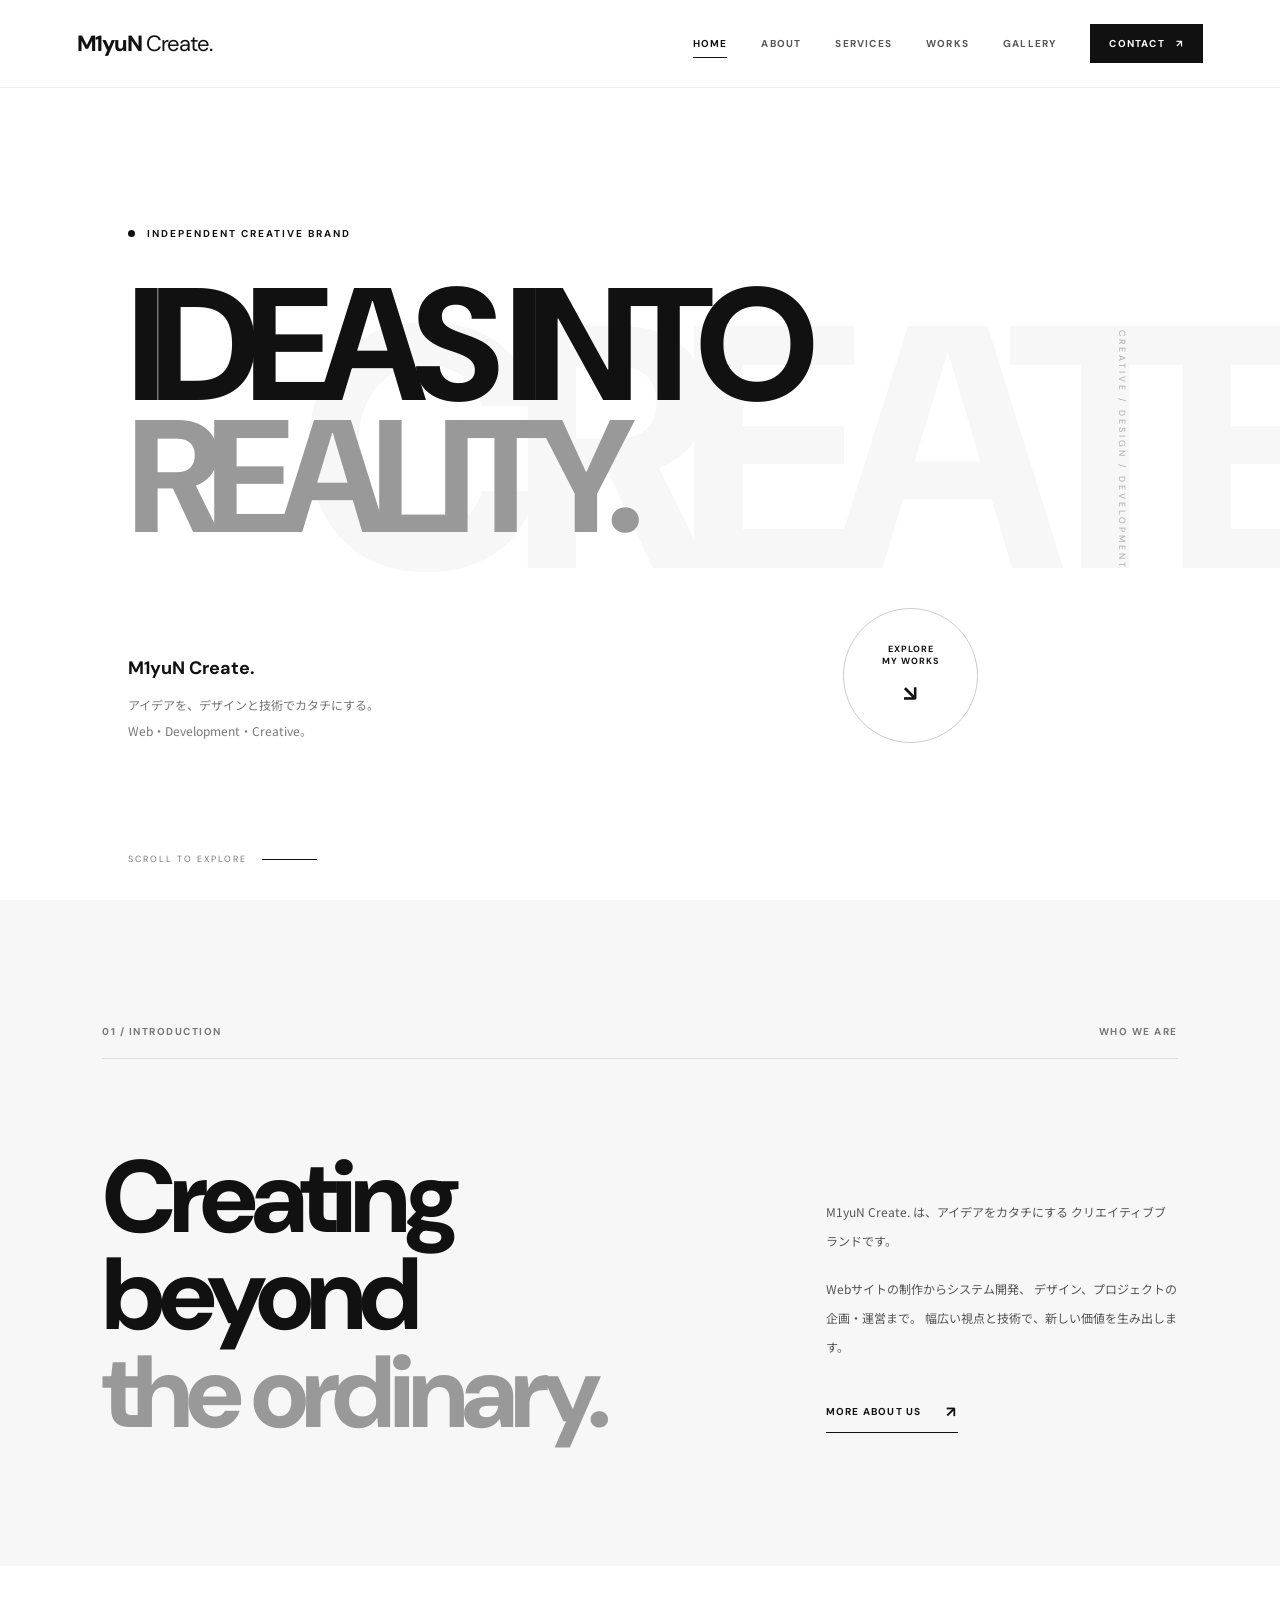
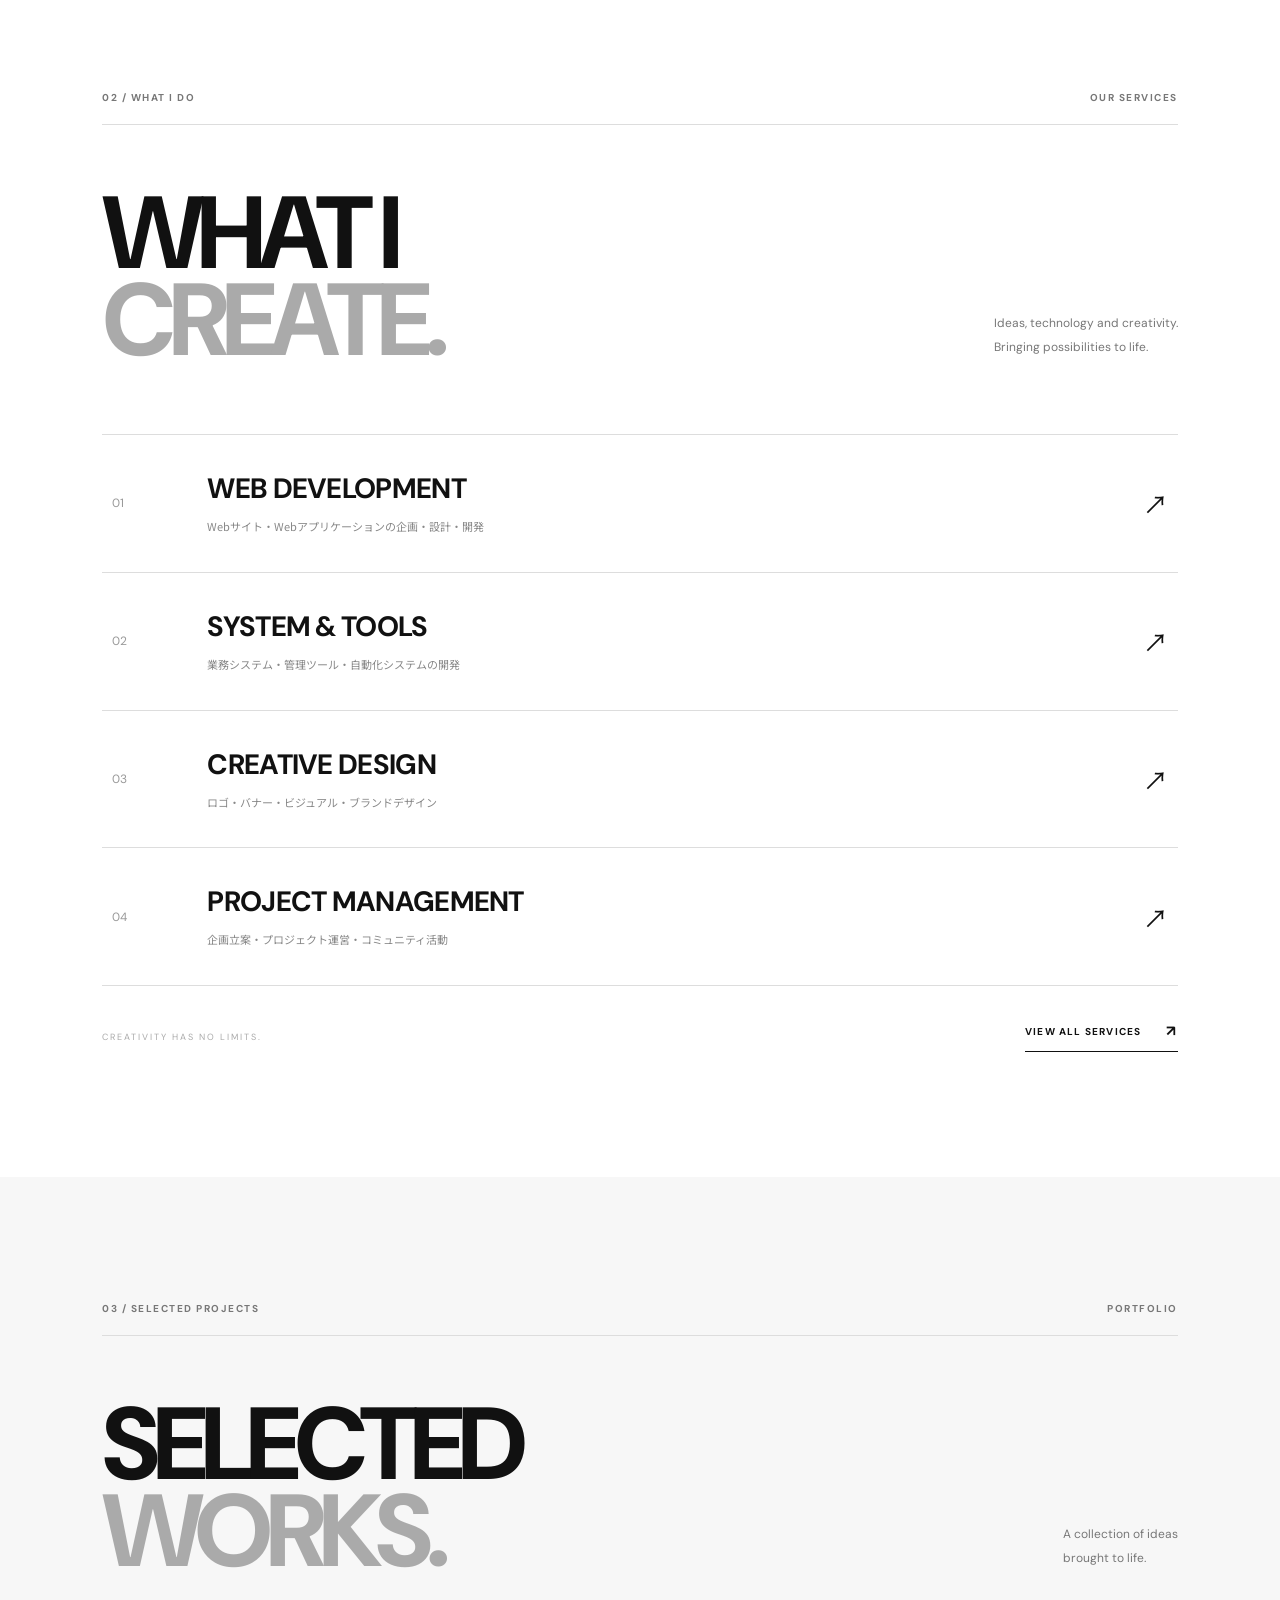
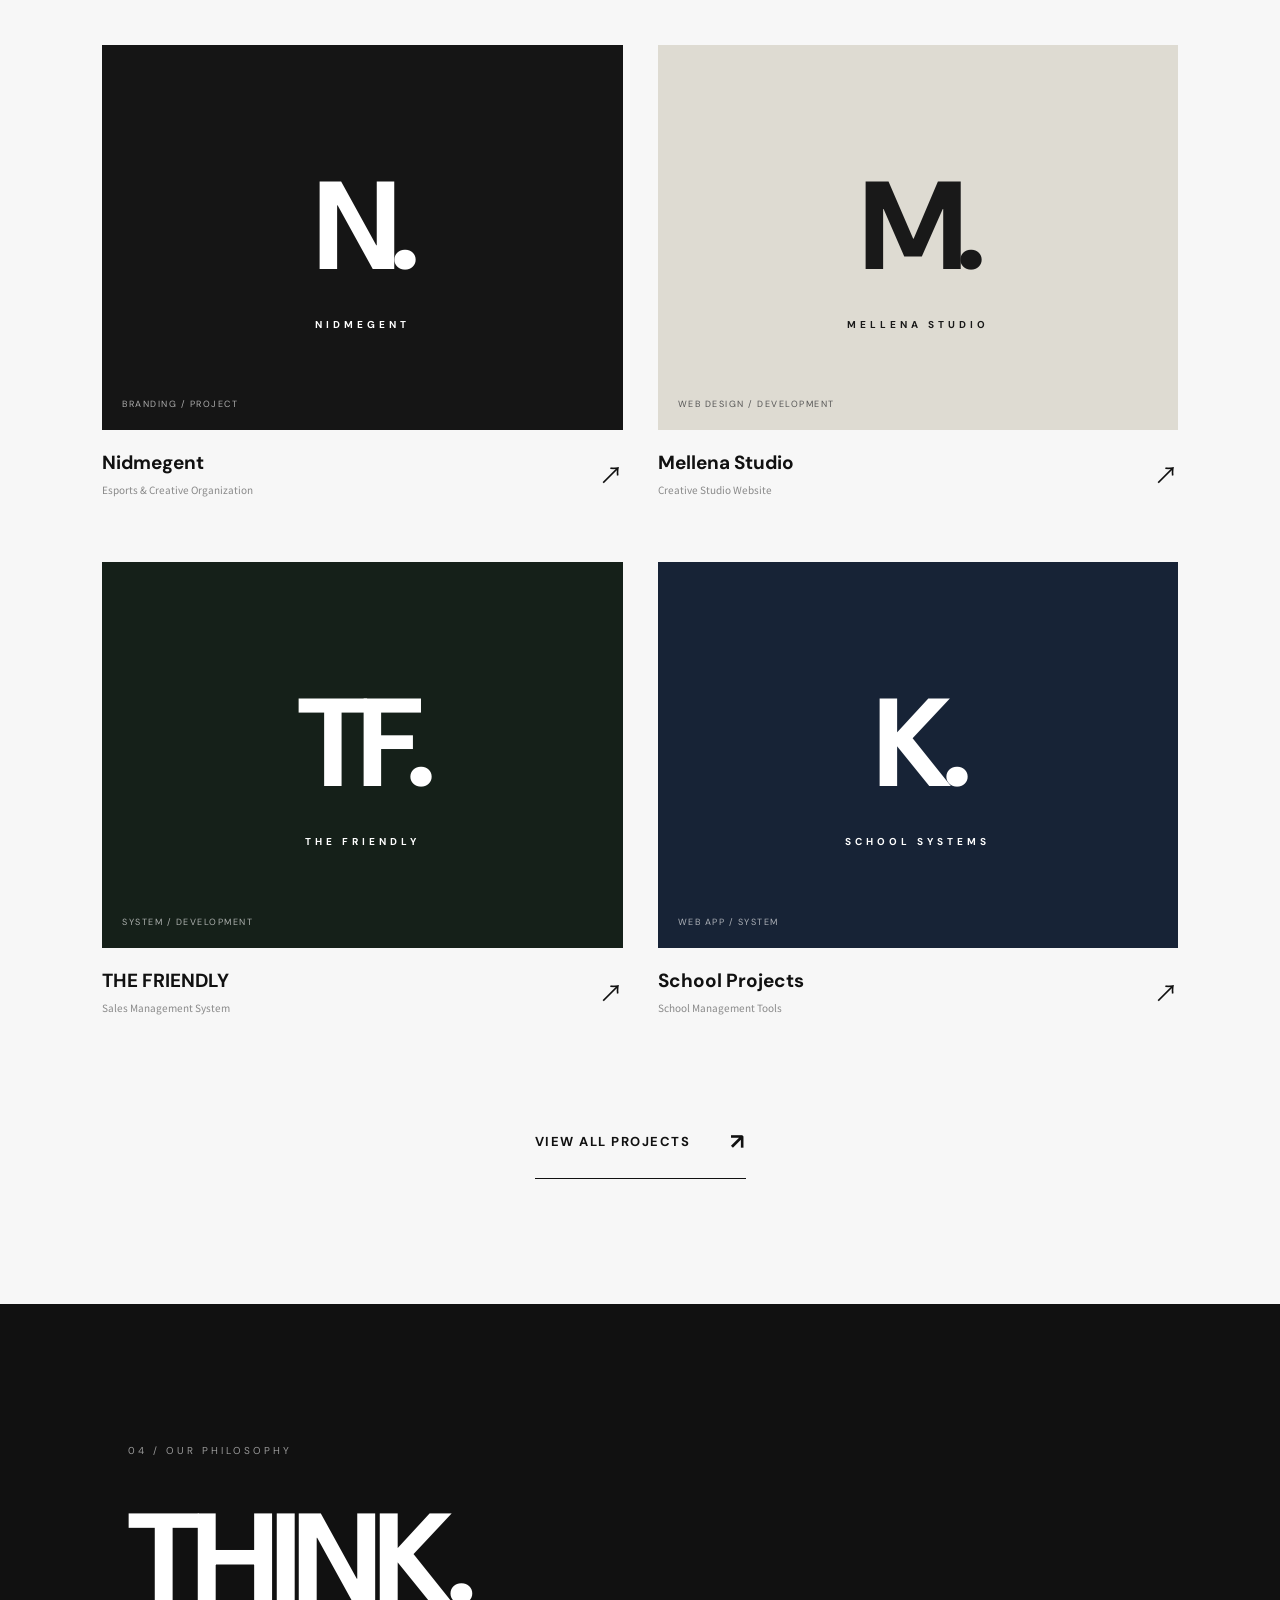
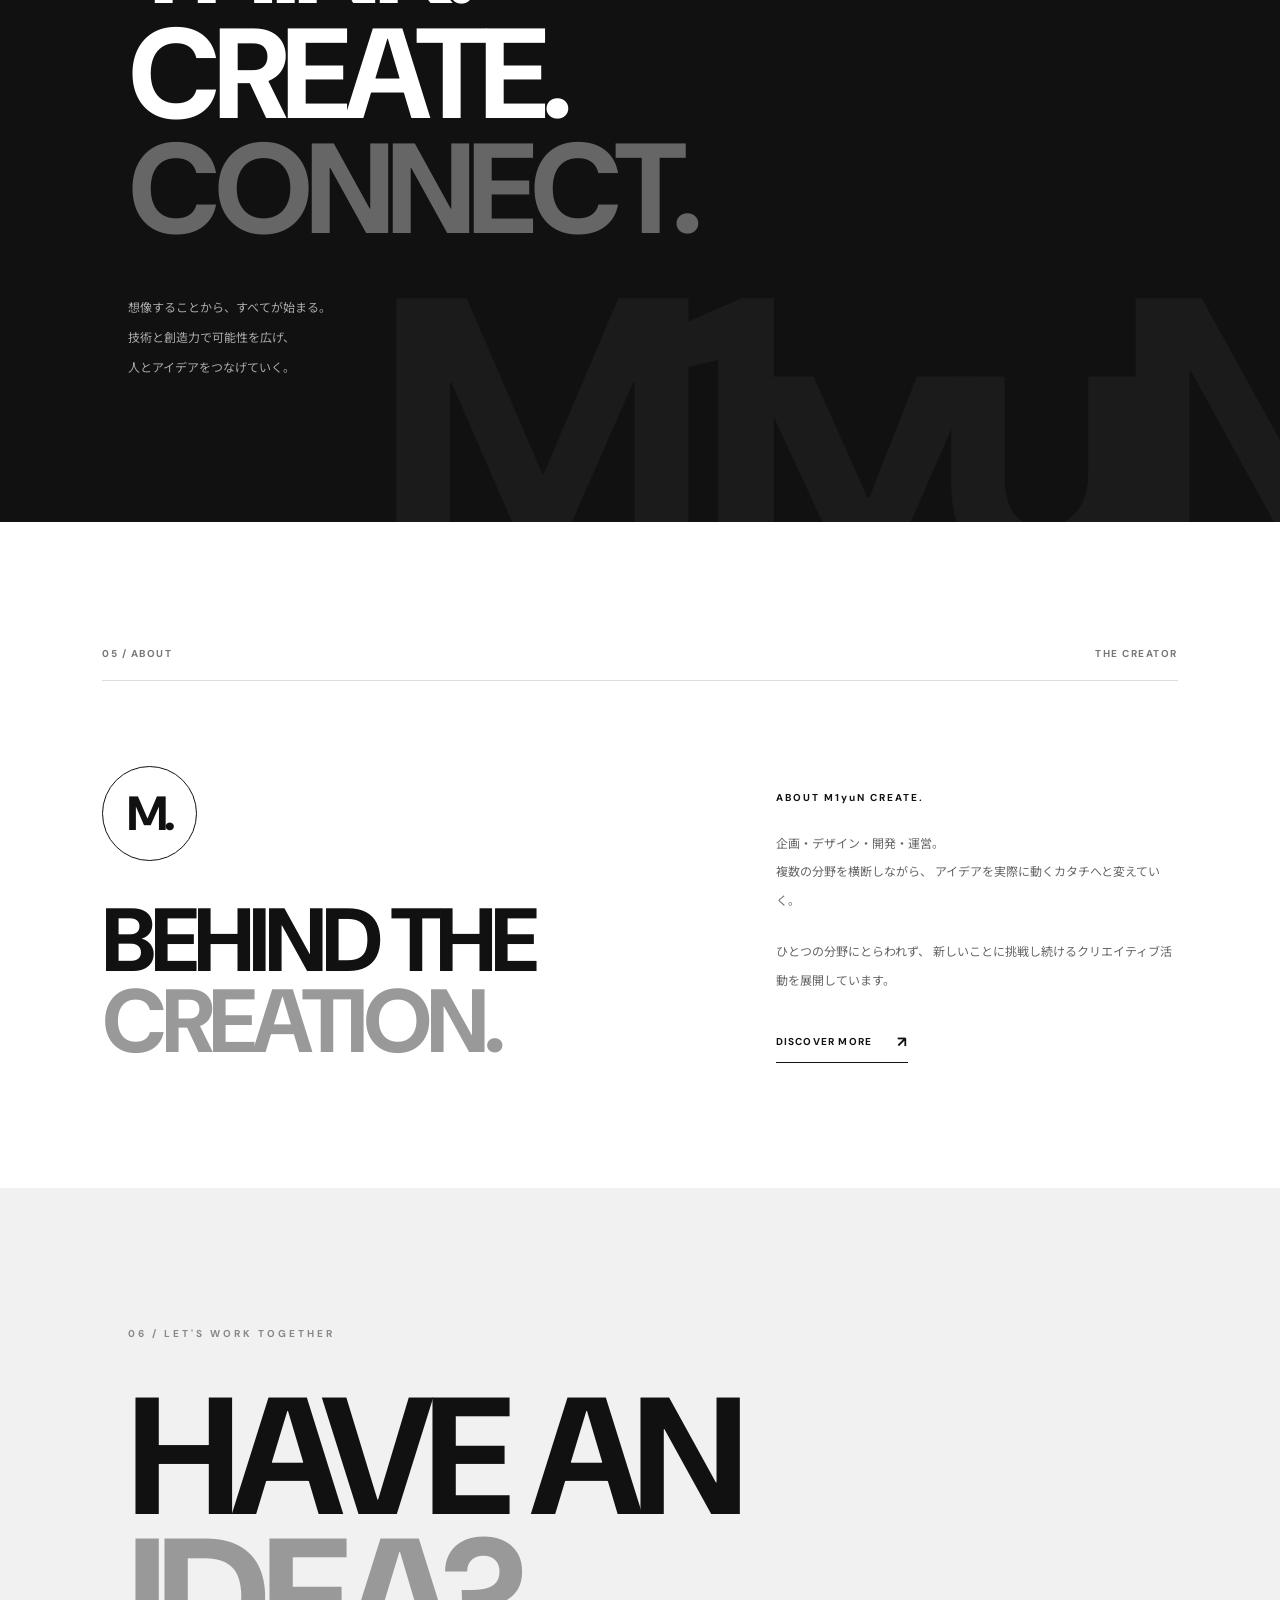
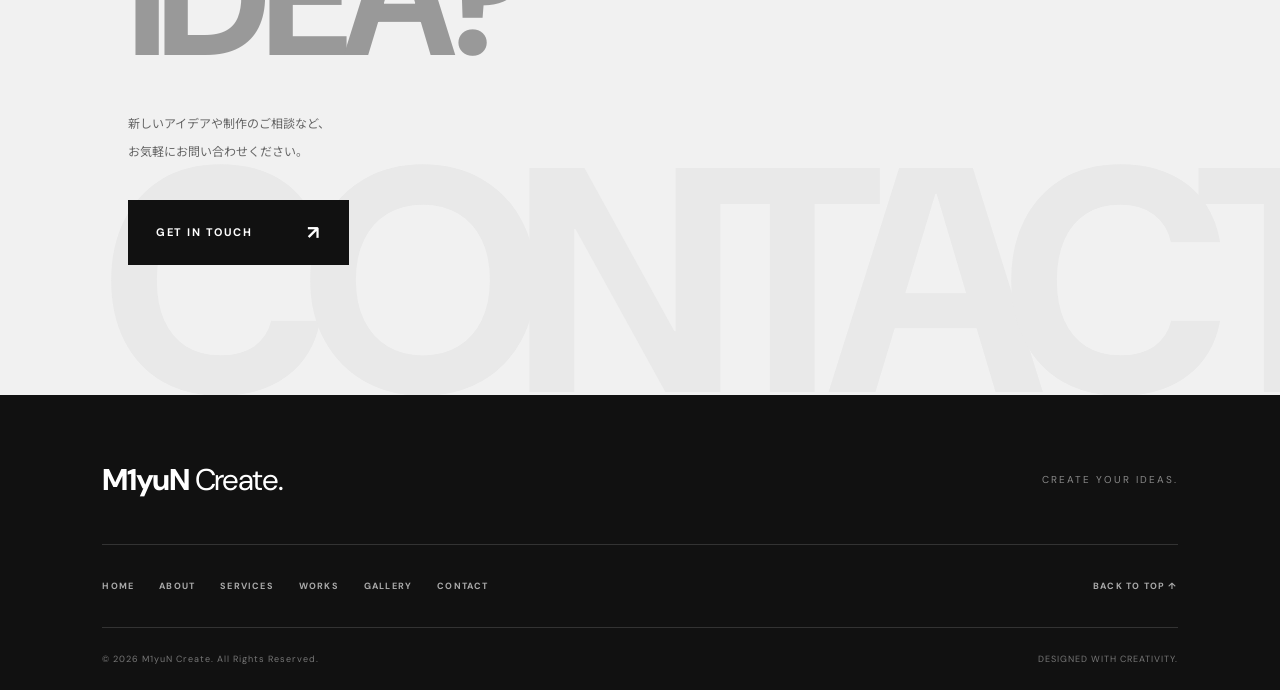
<file: index.html>
<!DOCTYPE html>
<html lang="ja">
<head>
  <meta charset="UTF-8">
  <meta name="viewport" content="width=device-width, initial-scale=1.0">
  <meta name="theme-color" content="#ffffff">
  <meta name="description" content="M1yuN Create. Design, Development and Creative Projects.">
  <title>M1yuN Create. | Creative Portfolio</title>

  <link rel="preconnect" href="https://fonts.googleapis.com">
  <link rel="preconnect" href="https://fonts.gstatic.com" crossorigin>
  <link href="https://fonts.googleapis.com/css2?family=DM+Sans:wght@400;500;600;700;800&family=Noto+Sans+JP:wght@400;500;600;700&display=swap" rel="stylesheet">

  <link rel="stylesheet" href="style.css">
</head>
<body>

  <!-- LOADING -->
  <div class="loader" id="loader">
    <div class="loader-inner">
      <span class="loader-logo">M1yuN<span>.</span></span>
      <div class="loader-line">
        <span></span>
      </div>
      <p>CREATIVE PORTFOLIO</p>
    </div>
  </div>

  <!-- HEADER -->
  <header class="header" id="header">
    <a href="index.html" class="logo">
      M1yuN<span> Create.</span>
    </a>

    <nav class="desktop-nav">
      <a href="index.html" class="active">HOME</a>
      <a href="about.html">ABOUT</a>
      <a href="services.html">SERVICES</a>
      <a href="works.html">WORKS</a>
      <a href="gallery.html">GALLERY</a>
      <a href="contact.html" class="nav-contact">CONTACT <span>↗</span></a>
    </nav>

    <button class="menu-toggle" id="menuToggle"
      aria-label="メニューを開く"
      aria-expanded="false">
      <span></span>
      <span></span>
    </button>
  </header>

  <!-- MOBILE MENU -->
  <div class="mobile-menu" id="mobileMenu">
    <div class="mobile-menu-inner">
      <p class="mobile-menu-label">MENU / NAVIGATION</p>

      <a href="index.html"><span>01</span> HOME</a>
      <a href="about.html"><span>02</span> ABOUT</a>
      <a href="services.html"><span>03</span> SERVICES</a>
      <a href="works.html"><span>04</span> WORKS</a>
      <a href="gallery.html"><span>05</span> GALLERY</a>
      <a href="contact.html"><span>06</span> CONTACT</a>

      <div class="mobile-menu-bottom">
        <span>M1yuN Create.</span>
        <span>DESIGN YOUR FUTURE.</span>
      </div>
    </div>
  </div>

  <main>

    <!-- HERO -->
    <section class="hero">
      <div class="hero-background-text" aria-hidden="true">CREATE</div>

      <div class="hero-content">
        <div class="hero-eyebrow reveal">
          <span class="status-dot"></span>
          INDEPENDENT CREATIVE BRAND
        </div>

        <h1 class="hero-title reveal">
          IDEAS INTO<br>
          <span>REALITY.</span>
        </h1>

        <div class="hero-bottom reveal">
          <div class="hero-description">
            <p class="hero-brand">M1yuN Create.</p>
            <p>
              アイデアを、デザインと技術でカタチにする。<br>
              Web・Development・Creative。
            </p>
          </div>

          <a href="works.html" class="circle-link">
            <span>EXPLORE<br>MY WORKS</span>
            <span class="circle-arrow">↘</span>
          </a>
        </div>
      </div>

      <div class="hero-side-text">CREATIVE / DESIGN / DEVELOPMENT</div>

      <div class="hero-scroll">
        <span>SCROLL TO EXPLORE</span>
        <span class="scroll-line"></span>
      </div>
    </section>

    <!-- INTRO -->
    <section class="intro section-padding">
      <div class="section-label reveal">
        <span>01 / INTRODUCTION</span>
        <span>WHO WE ARE</span>
      </div>

      <div class="intro-content">
        <h2 class="intro-heading reveal">
          Creating beyond<br>
          <span>the ordinary.</span>
        </h2>

        <div class="intro-text reveal">
          <p>
            M1yuN Create. は、アイデアをカタチにする
            クリエイティブブランドです。
          </p>
          <p>
            Webサイトの制作からシステム開発、
            デザイン、プロジェクトの企画・運営まで。
            幅広い視点と技術で、新しい価値を生み出します。
          </p>

          <a href="about.html" class="text-link">
            MORE ABOUT US <span>↗</span>
          </a>
        </div>
      </div>
    </section>

    <!-- SERVICES -->
    <section class="services section-padding">
      <div class="section-label reveal">
        <span>02 / WHAT I DO</span>
        <span>OUR SERVICES</span>
      </div>

      <div class="section-heading reveal">
        <h2>WHAT I<br><span>CREATE.</span></h2>
        <p>
          Ideas, technology and creativity.<br>
          Bringing possibilities to life.
        </p>
      </div>

      <div class="service-list">

        <a href="services.html#web" class="service-item reveal">
          <span class="service-number">01</span>
          <div class="service-main">
            <h3>WEB DEVELOPMENT</h3>
            <p>Webサイト・Webアプリケーションの企画・設計・開発</p>
          </div>
          <span class="service-arrow">↗</span>
        </a>

        <a href="services.html#system" class="service-item reveal">
          <span class="service-number">02</span>
          <div class="service-main">
            <h3>SYSTEM & TOOLS</h3>
            <p>業務システム・管理ツール・自動化システムの開発</p>
          </div>
          <span class="service-arrow">↗</span>
        </a>

        <a href="services.html#creative" class="service-item reveal">
          <span class="service-number">03</span>
          <div class="service-main">
            <h3>CREATIVE DESIGN</h3>
            <p>ロゴ・バナー・ビジュアル・ブランドデザイン</p>
          </div>
          <span class="service-arrow">↗</span>
        </a>

        <a href="services.html#project" class="service-item reveal">
          <span class="service-number">04</span>
          <div class="service-main">
            <h3>PROJECT MANAGEMENT</h3>
            <p>企画立案・プロジェクト運営・コミュニティ活動</p>
          </div>
          <span class="service-arrow">↗</span>
        </a>

      </div>

      <div class="services-footer reveal">
        <span>CREATIVITY HAS NO LIMITS.</span>
        <a href="services.html" class="text-link">
          VIEW ALL SERVICES <span>↗</span>
        </a>
      </div>
    </section>

    <!-- WORKS -->
    <section class="works section-padding">
      <div class="section-label reveal">
        <span>03 / SELECTED PROJECTS</span>
        <span>PORTFOLIO</span>
      </div>

      <div class="section-heading reveal">
        <h2>SELECTED<br><span>WORKS.</span></h2>
        <p>
          A collection of ideas<br>
          brought to life.
        </p>
      </div>

      <div class="works-grid">

        <a href="works.html#nidmegent" class="work-card reveal">
          <div class="work-image work-image-one">
            <div class="work-image-inner">
              <span class="work-symbol">N.</span>
              <span class="work-image-caption">NIDMEGENT</span>
            </div>
            <span class="work-category">BRANDING / PROJECT</span>
          </div>
          <div class="work-info">
            <div>
              <h3>Nidmegent</h3>
              <p>Esports & Creative Organization</p>
            </div>
            <span class="work-arrow">↗</span>
          </div>
        </a>

        <a href="works.html#mellena" class="work-card reveal">
          <div class="work-image work-image-two">
            <div class="work-image-inner">
              <span class="work-symbol">M.</span>
              <span class="work-image-caption">MELLENA STUDIO</span>
            </div>
            <span class="work-category">WEB DESIGN / DEVELOPMENT</span>
          </div>
          <div class="work-info">
            <div>
              <h3>Mellena Studio</h3>
              <p>Creative Studio Website</p>
            </div>
            <span class="work-arrow">↗</span>
          </div>
        </a>

        <a href="works.html#friendly" class="work-card reveal">
          <div class="work-image work-image-three">
            <div class="work-image-inner">
              <span class="work-symbol">TF.</span>
              <span class="work-image-caption">THE FRIENDLY</span>
            </div>
            <span class="work-category">SYSTEM / DEVELOPMENT</span>
          </div>
          <div class="work-info">
            <div>
              <h3>THE FRIENDLY</h3>
              <p>Sales Management System</p>
            </div>
            <span class="work-arrow">↗</span>
          </div>
        </a>

        <a href="works.html#school" class="work-card reveal">
          <div class="work-image work-image-four">
            <div class="work-image-inner">
              <span class="work-symbol">K.</span>
              <span class="work-image-caption">SCHOOL SYSTEMS</span>
            </div>
            <span class="work-category">WEB APP / SYSTEM</span>
          </div>
          <div class="work-info">
            <div>
              <h3>School Projects</h3>
              <p>School Management Tools</p>
            </div>
            <span class="work-arrow">↗</span>
          </div>
        </a>

      </div>

      <div class="works-footer reveal">
        <a href="works.html" class="large-link">
          VIEW ALL PROJECTS <span>↗</span>
        </a>
      </div>
    </section>

    <!-- PHILOSOPHY -->
    <section class="philosophy">
      <div class="philosophy-bg">M1yuN</div>
      <div class="philosophy-content reveal">
        <span class="philosophy-label">04 / OUR PHILOSOPHY</span>
        <h2>
          THINK.<br>
          CREATE.<br>
          <span>CONNECT.</span>
        </h2>
        <p>
          想像することから、すべてが始まる。<br>
          技術と創造力で可能性を広げ、<br>
          人とアイデアをつなげていく。
        </p>
      </div>
    </section>

    <!-- ABOUT -->
    <section class="about-preview section-padding">
      <div class="section-label reveal">
        <span>05 / ABOUT</span>
        <span>THE CREATOR</span>
      </div>

      <div class="about-preview-content">
        <div class="about-preview-heading reveal">
          <span class="about-monogram">M.</span>
          <h2>BEHIND THE<br><span>CREATION.</span></h2>
        </div>

        <div class="about-preview-text reveal">
          <p class="about-small-title">ABOUT M1yuN CREATE.</p>
          <p>
            企画・デザイン・開発・運営。<br>
            複数の分野を横断しながら、
            アイデアを実際に動くカタチへと変えていく。
          </p>
          <p>
            ひとつの分野にとらわれず、
            新しいことに挑戦し続けるクリエイティブ活動を展開しています。
          </p>

          <a href="about.html" class="text-link">
            DISCOVER MORE <span>↗</span>
          </a>
        </div>
      </div>
    </section>

    <!-- CONTACT -->
    <section class="contact-section">
      <div class="contact-inner reveal">
        <span class="contact-label">06 / LET'S WORK TOGETHER</span>
        <h2>HAVE AN<br><span>IDEA?</span></h2>
        <p>
          新しいアイデアや制作のご相談など、<br>
          お気軽にお問い合わせください。
        </p>
        <a href="contact.html" class="contact-button">
          GET IN TOUCH <span>↗</span>
        </a>
      </div>
      <div class="contact-bg-text">CONTACT</div>
    </section>

  </main>

  <!-- FOOTER -->
  <footer class="footer">
    <div class="footer-top">
      <a href="index.html" class="footer-logo">M1yuN<span> Create.</span></a>
      <span class="footer-tagline">CREATE YOUR IDEAS.</span>
    </div>

    <div class="footer-middle">
      <div class="footer-links">
        <a href="index.html">HOME</a>
        <a href="about.html">ABOUT</a>
        <a href="services.html">SERVICES</a>
        <a href="works.html">WORKS</a>
        <a href="gallery.html">GALLERY</a>
        <a href="contact.html">CONTACT</a>
      </div>
      <a href="#" class="back-top" id="backTop">BACK TO TOP ↑</a>
    </div>

    <div class="footer-bottom">
      <span>© <span id="currentYear"></span> M1yuN Create. All Rights Reserved.</span>
      <span>DESIGNED WITH CREATIVITY.</span>
    </div>
  </footer>

  <script src="script.js"></script>
</body>
</html>
</file>
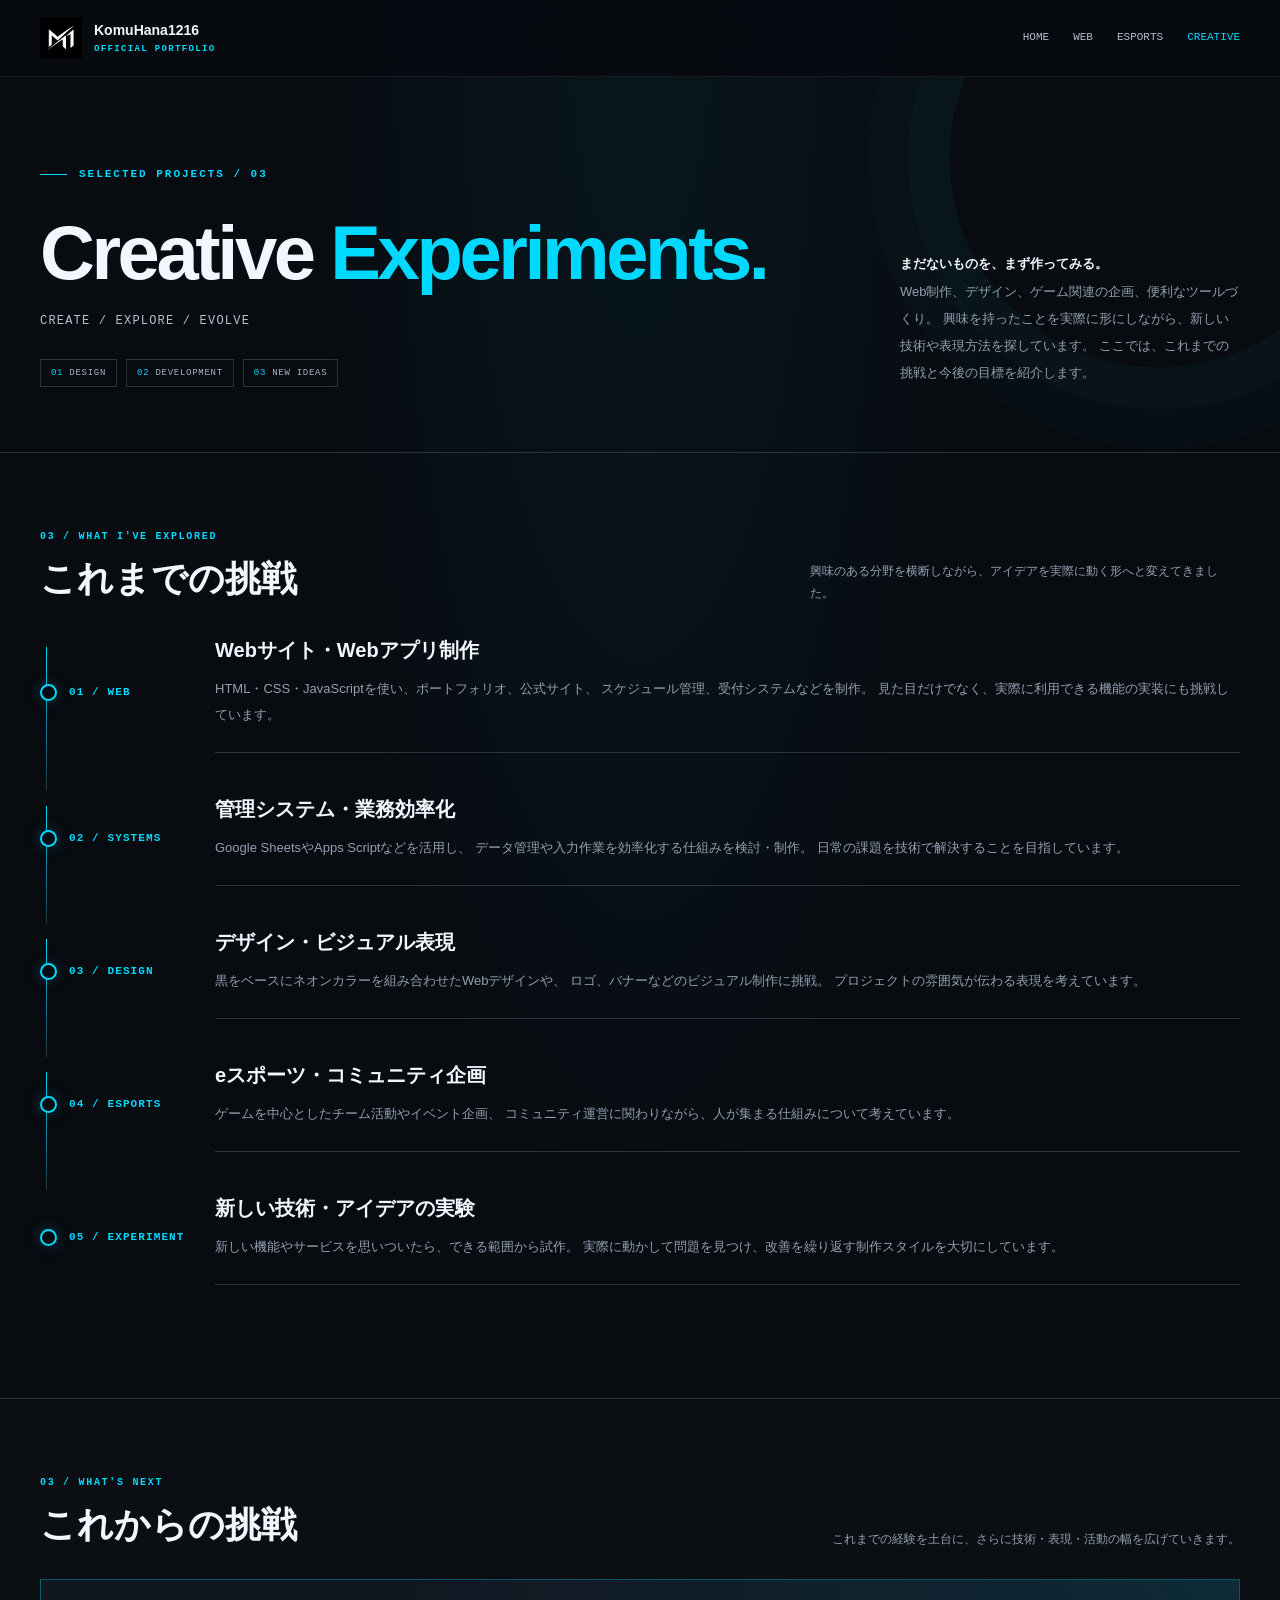
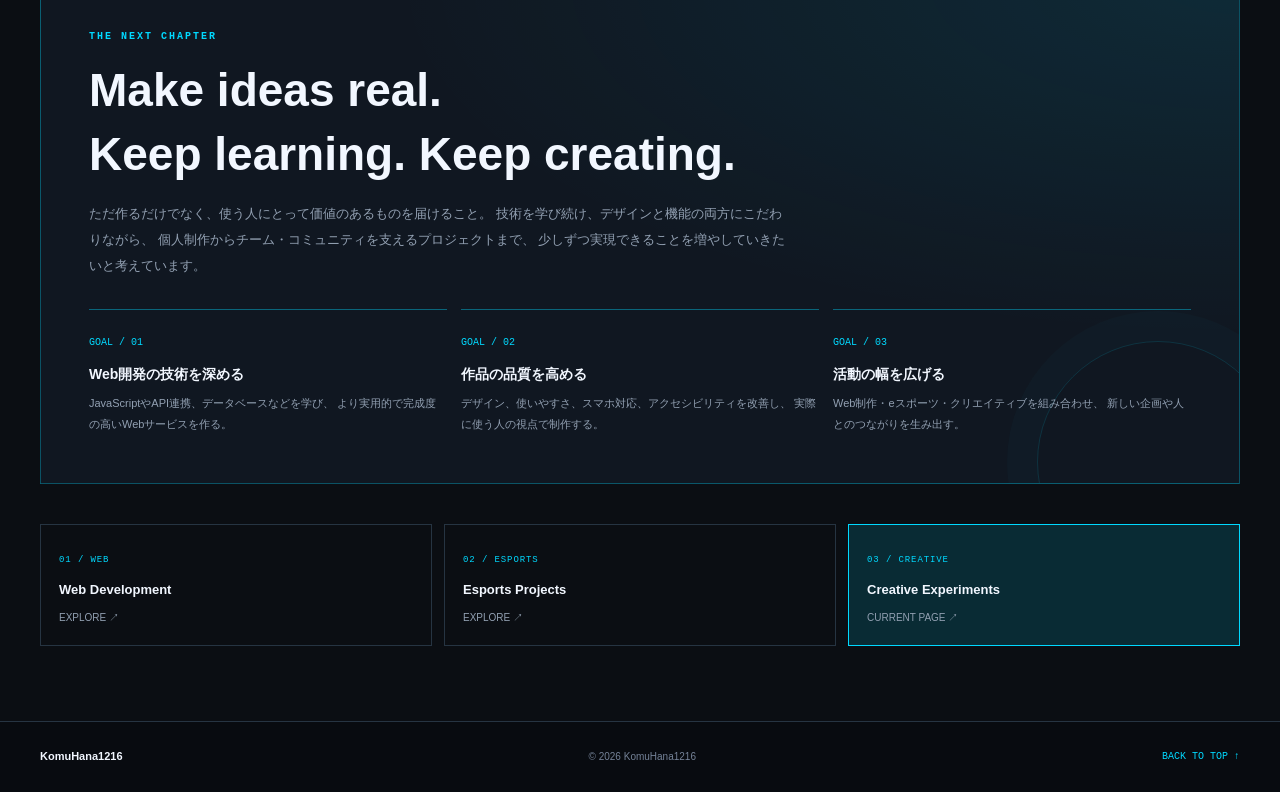
<file: creative.html>
<!DOCTYPE html>
<html lang="ja">
<head>
  <meta charset="UTF-8">
  <meta name="viewport" content="width=device-width, initial-scale=1">
  <meta name="theme-color" content="#080b10">
  <meta name="description" content="KomuHana//M1yuNのクリエイティブ制作、技術的な挑戦、今後の目標を紹介します。">
  <title>Creative Experiments｜KomuHana1216</title>
  <link rel="icon" href="favicon.png" type="image/x-icon">
  <link rel="stylesheet" href="subpages.css">
  <script src="subpages.js" defer></script>
</head>

<body id="top">

  <a class="skip-link" href="#main">メインコンテンツへスキップ</a>

  <header class="site-header">
    <div class="container header-inner">
      <a href="index.html" class="brand" aria-label="トップページへ">
        <span class="brand-icon">
          <img src="favicon.png" alt="">
        </span>
        <span class="brand-text">
          KomuHana1216
          <small>OFFICIAL PORTFOLIO</small>
        </span>
      </a>

      <nav class="header-nav" aria-label="メインナビゲーション">
        <a href="index.html">HOME</a>
        <a href="web.html">WEB</a>
        <a href="esports.html">ESPORTS</a>
        <a href="creative.html" aria-current="page">CREATIVE</a>
      </nav>
    </div>
  </header>

  <main id="main">

    <section class="page-hero">
      <div class="container">
        <p class="eyebrow reveal">SELECTED PROJECTS / 03</p>

        <div class="hero-layout reveal">
          <div>
            <h1 class="page-title">
              Creative <span class="accent">Experiments.</span>
            </h1>
            <p class="page-subtitle">CREATE / EXPLORE / EVOLVE</p>

            <div class="hero-tags">
              <span class="hero-tag"><span>01</span> DESIGN</span>
              <span class="hero-tag"><span>02</span> DEVELOPMENT</span>
              <span class="hero-tag"><span>03</span> NEW IDEAS</span>
            </div>
          </div>

          <p class="hero-description">
            <strong>まだないものを、まず作ってみる。</strong><br>
            Web制作、デザイン、ゲーム関連の企画、便利なツールづくり。
            興味を持ったことを実際に形にしながら、新しい技術や表現方法を探しています。
            ここでは、これまでの挑戦と今後の目標を紹介します。
          </p>
        </div>
      </div>
    </section>

    <!-- PAST -->
    <section class="content-section">
      <div class="container">

        <div class="section-heading reveal">
          <div>
            <p class="section-kicker">03 / WHAT I'VE EXPLORED</p>
            <h2 class="section-title">これまでの挑戦</h2>
          </div>
          <p class="section-description">
            興味のある分野を横断しながら、アイデアを実際に動く形へと変えてきました。
          </p>
        </div>

        <div class="timeline">

          <article class="timeline-item reveal">
            <div class="timeline-marker">01 / WEB</div>
            <div class="timeline-content">
              <h3 class="timeline-title">Webサイト・Webアプリ制作</h3>
              <p class="timeline-text">
                HTML・CSS・JavaScriptを使い、ポートフォリオ、公式サイト、
                スケジュール管理、受付システムなどを制作。
                見た目だけでなく、実際に利用できる機能の実装にも挑戦しています。
              </p>
            </div>
          </article>

          <article class="timeline-item reveal">
            <div class="timeline-marker">02 / SYSTEMS</div>
            <div class="timeline-content">
              <h3 class="timeline-title">管理システム・業務効率化</h3>
              <p class="timeline-text">
                Google SheetsやApps Scriptなどを活用し、
                データ管理や入力作業を効率化する仕組みを検討・制作。
                日常の課題を技術で解決することを目指しています。
              </p>
            </div>
          </article>

          <article class="timeline-item reveal">
            <div class="timeline-marker">03 / DESIGN</div>
            <div class="timeline-content">
              <h3 class="timeline-title">デザイン・ビジュアル表現</h3>
              <p class="timeline-text">
                黒をベースにネオンカラーを組み合わせたWebデザインや、
                ロゴ、バナーなどのビジュアル制作に挑戦。
                プロジェクトの雰囲気が伝わる表現を考えています。
              </p>
            </div>
          </article>

          <article class="timeline-item reveal">
            <div class="timeline-marker">04 / ESPORTS</div>
            <div class="timeline-content">
              <h3 class="timeline-title">eスポーツ・コミュニティ企画</h3>
              <p class="timeline-text">
                ゲームを中心としたチーム活動やイベント企画、
                コミュニティ運営に関わりながら、人が集まる仕組みについて考えています。
              </p>
            </div>
          </article>

          <article class="timeline-item reveal">
            <div class="timeline-marker">05 / EXPERIMENT</div>
            <div class="timeline-content">
              <h3 class="timeline-title">新しい技術・アイデアの実験</h3>
              <p class="timeline-text">
                新しい機能やサービスを思いついたら、できる範囲から試作。
                実際に動かして問題を見つけ、改善を繰り返す制作スタイルを大切にしています。
              </p>
            </div>
          </article>

        </div>
      </div>
    </section>

    <!-- FUTURE -->
    <section class="content-section" style="border-top:1px solid var(--line);background:rgba(255,255,255,.012)">
      <div class="container">

        <div class="section-heading reveal">
          <div>
            <p class="section-kicker">03 / WHAT'S NEXT</p>
            <h2 class="section-title">これからの挑戦</h2>
          </div>
          <p class="section-description">
            これまでの経験を土台に、さらに技術・表現・活動の幅を広げていきます。
          </p>
        </div>

        <div class="future-panel reveal">
          <p class="future-label">THE NEXT CHAPTER</p>
          <h2 class="future-title">
            Make ideas real.<br>
            Keep learning. Keep creating.
          </h2>
          <p class="future-description">
            ただ作るだけでなく、使う人にとって価値のあるものを届けること。
            技術を学び続け、デザインと機能の両方にこだわりながら、
            個人制作からチーム・コミュニティを支えるプロジェクトまで、
            少しずつ実現できることを増やしていきたいと考えています。
          </p>

          <div class="future-grid">

            <article class="future-item">
              <span>GOAL / 01</span>
              <h3>Web開発の技術を深める</h3>
              <p>
                JavaScriptやAPI連携、データベースなどを学び、
                より実用的で完成度の高いWebサービスを作る。
              </p>
            </article>

            <article class="future-item">
              <span>GOAL / 02</span>
              <h3>作品の品質を高める</h3>
              <p>
                デザイン、使いやすさ、スマホ対応、アクセシビリティを改善し、
                実際に使う人の視点で制作する。
              </p>
            </article>

            <article class="future-item">
              <span>GOAL / 03</span>
              <h3>活動の幅を広げる</h3>
              <p>
                Web制作・eスポーツ・クリエイティブを組み合わせ、
                新しい企画や人とのつながりを生み出す。
              </p>
            </article>

          </div>
        </div>

        <nav class="page-navigation reveal" aria-label="関連ページ">
          <a class="page-nav-card" href="web.html">
            <span class="page-nav-label">01 / WEB</span>
            <h3 class="page-nav-title">Web Development</h3>
            <span class="page-nav-arrow">EXPLORE ↗</span>
          </a>

          <a class="page-nav-card" href="esports.html">
            <span class="page-nav-label">02 / ESPORTS</span>
            <h3 class="page-nav-title">Esports Projects</h3>
            <span class="page-nav-arrow">EXPLORE ↗</span>
          </a>

          <a class="page-nav-card" href="creative.html" aria-current="page">
            <span class="page-nav-label">03 / CREATIVE</span>
            <h3 class="page-nav-title">Creative Experiments</h3>
            <span class="page-nav-arrow">CURRENT PAGE ↗</span>
          </a>
        </nav>

      </div>
    </section>

  </main>

  <footer class="site-footer">
    <div class="container footer-inner">
      <a href="index.html" class="footer-brand">
        KomuHana1216
      </a>
      <p class="footer-copy">
        © <span id="copyrightYear"></span> KomuHana1216
      </p>
      <a href="#top" class="back-top">BACK TO TOP ↑</a>
    </div>
  </footer>

</body>
</html>
</file>
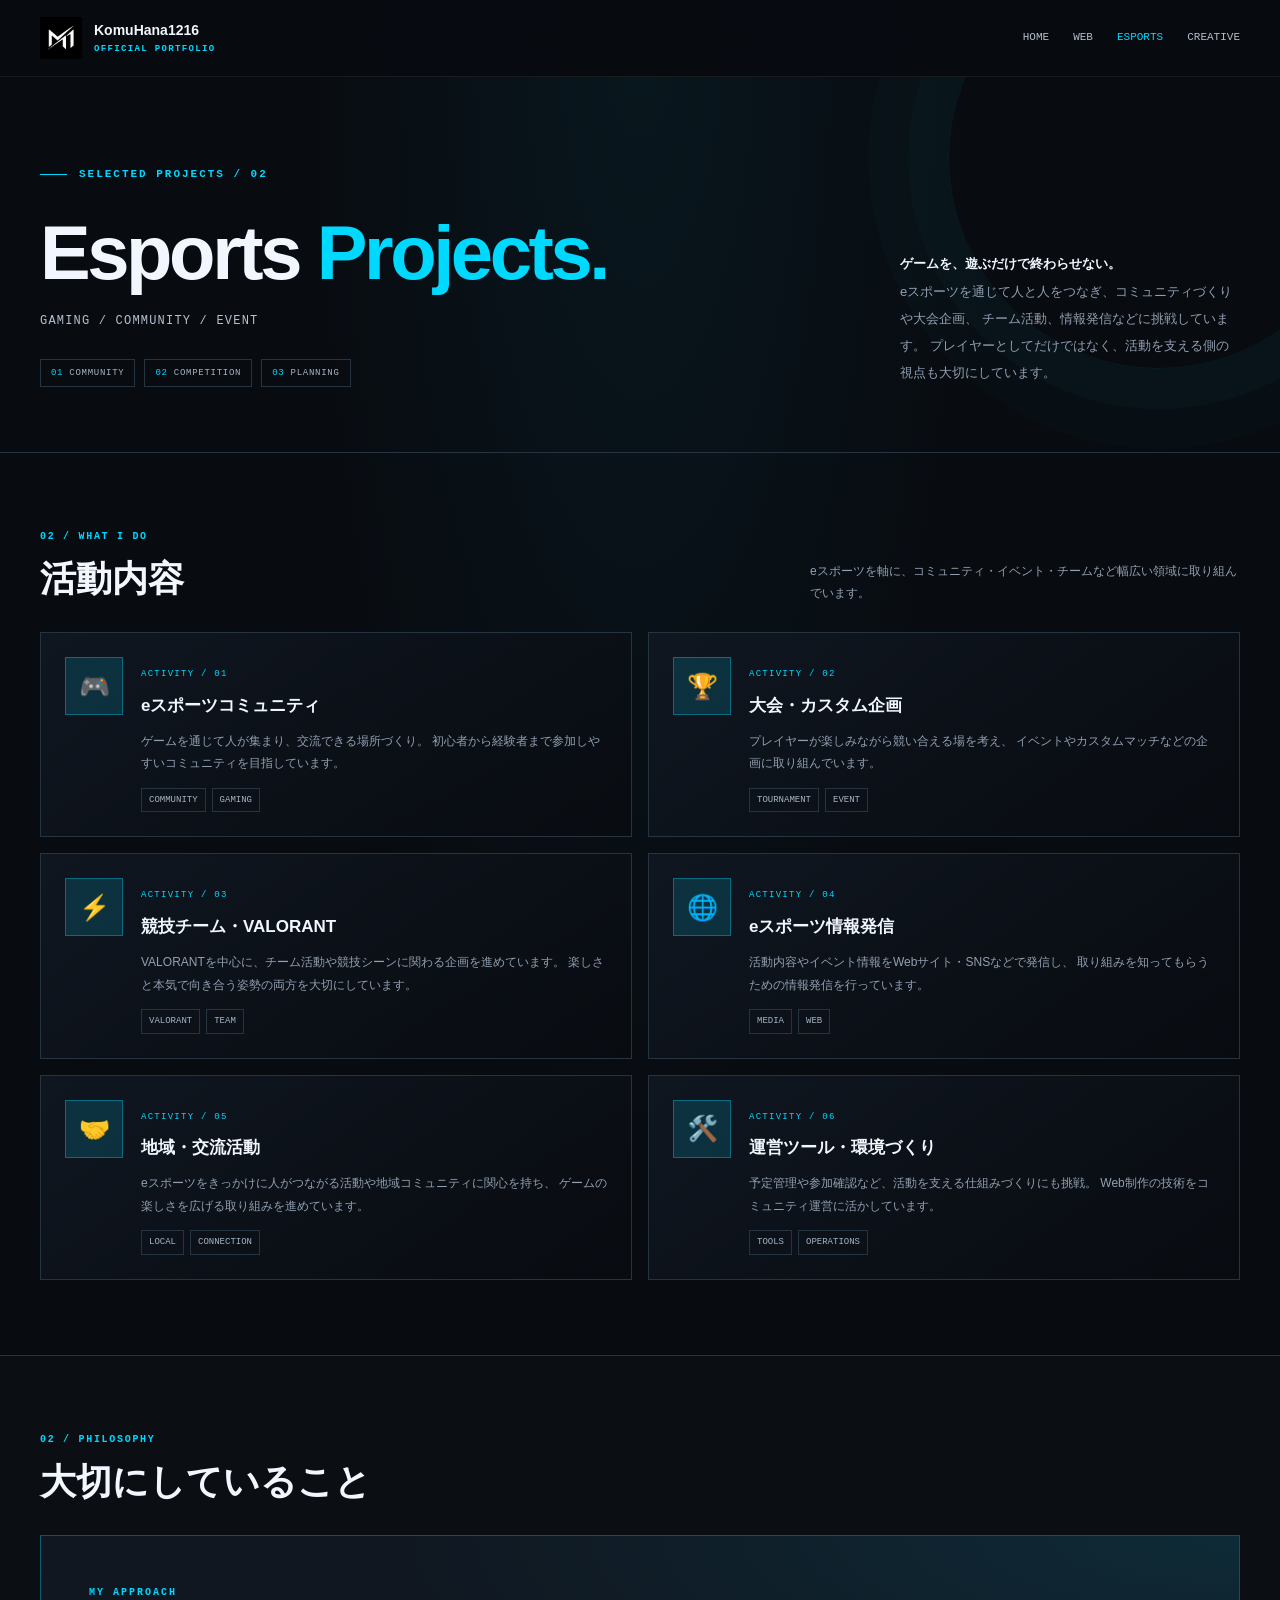
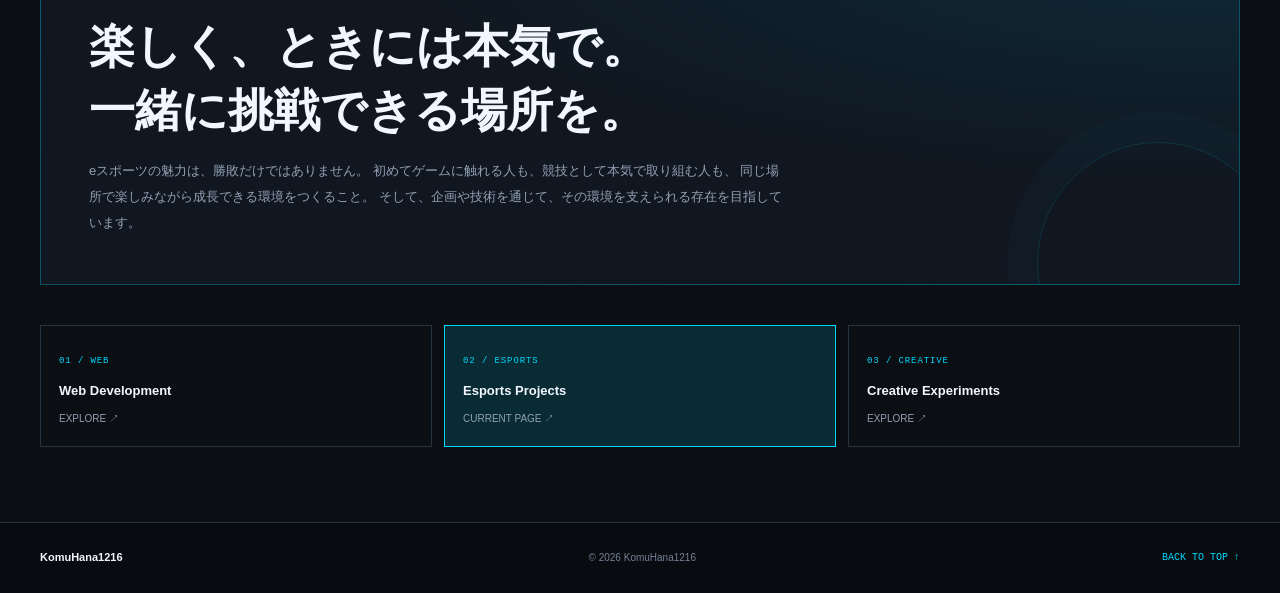
<file: esports.html>
<!DOCTYPE html>
<html lang="ja">
<head>
  <meta charset="UTF-8">
  <meta name="viewport" content="width=device-width, initial-scale=1">
  <meta name="theme-color" content="#080b10">
  <meta name="description" content="KomuHana//M1yuNのeスポーツ活動、コミュニティ運営、イベント企画などを紹介します。">
  <title>Esports Projects｜KomuHana1216</title>
  <link rel="icon" href="favicon.png" type="image/x-icon">
  <link rel="stylesheet" href="subpages.css">
  <script src="subpages.js" defer></script>
</head>

<body id="top">

  <a class="skip-link" href="#main">メインコンテンツへスキップ</a>

  <header class="site-header">
    <div class="container header-inner">
      <a href="index.html" class="brand" aria-label="トップページへ">
        <span class="brand-icon">
          <img src="favicon.png" alt="">
        </span>
        <span class="brand-text">
          KomuHana1216
          <small>OFFICIAL PORTFOLIO</small>
        </span>
      </a>

      <nav class="header-nav" aria-label="メインナビゲーション">
        <a href="index.html">HOME</a>
        <a href="web.html">WEB</a>
        <a href="esports.html" aria-current="page">ESPORTS</a>
        <a href="creative.html">CREATIVE</a>
      </nav>
    </div>
  </header>

  <main id="main">

    <section class="page-hero">
      <div class="container">
        <p class="eyebrow reveal">SELECTED PROJECTS / 02</p>

        <div class="hero-layout reveal">
          <div>
            <h1 class="page-title">
              Esports <span class="accent">Projects.</span>
            </h1>
            <p class="page-subtitle">GAMING / COMMUNITY / EVENT</p>

            <div class="hero-tags">
              <span class="hero-tag"><span>01</span> COMMUNITY</span>
              <span class="hero-tag"><span>02</span> COMPETITION</span>
              <span class="hero-tag"><span>03</span> PLANNING</span>
            </div>
          </div>

          <p class="hero-description">
            <strong>ゲームを、遊ぶだけで終わらせない。</strong><br>
            eスポーツを通じて人と人をつなぎ、コミュニティづくりや大会企画、
            チーム活動、情報発信などに挑戦しています。
            プレイヤーとしてだけではなく、活動を支える側の視点も大切にしています。
          </p>
        </div>
      </div>
    </section>

    <section class="content-section">
      <div class="container">

        <div class="section-heading reveal">
          <div>
            <p class="section-kicker">02 / WHAT I DO</p>
            <h2 class="section-title">活動内容</h2>
          </div>
          <p class="section-description">
            eスポーツを軸に、コミュニティ・イベント・チームなど幅広い領域に取り組んでいます。
          </p>
        </div>

        <div class="activity-grid">

          <article class="activity-card reveal">
            <div class="activity-icon" aria-hidden="true">🎮</div>
            <div>
              <span class="activity-number">ACTIVITY / 01</span>
              <h3 class="activity-title">eスポーツコミュニティ</h3>
              <p class="activity-text">
                ゲームを通じて人が集まり、交流できる場所づくり。
                初心者から経験者まで参加しやすいコミュニティを目指しています。
              </p>
              <div class="activity-tags">
                <span>COMMUNITY</span>
                <span>GAMING</span>
              </div>
            </div>
          </article>

          <article class="activity-card reveal">
            <div class="activity-icon" aria-hidden="true">🏆</div>
            <div>
              <span class="activity-number">ACTIVITY / 02</span>
              <h3 class="activity-title">大会・カスタム企画</h3>
              <p class="activity-text">
                プレイヤーが楽しみながら競い合える場を考え、
                イベントやカスタムマッチなどの企画に取り組んでいます。
              </p>
              <div class="activity-tags">
                <span>TOURNAMENT</span>
                <span>EVENT</span>
              </div>
            </div>
          </article>

          <article class="activity-card reveal">
            <div class="activity-icon" aria-hidden="true">⚡</div>
            <div>
              <span class="activity-number">ACTIVITY / 03</span>
              <h3 class="activity-title">競技チーム・VALORANT</h3>
              <p class="activity-text">
                VALORANTを中心に、チーム活動や競技シーンに関わる企画を進めています。
                楽しさと本気で向き合う姿勢の両方を大切にしています。
              </p>
              <div class="activity-tags">
                <span>VALORANT</span>
                <span>TEAM</span>
              </div>
            </div>
          </article>

          <article class="activity-card reveal">
            <div class="activity-icon" aria-hidden="true">🌐</div>
            <div>
              <span class="activity-number">ACTIVITY / 04</span>
              <h3 class="activity-title">eスポーツ情報発信</h3>
              <p class="activity-text">
                活動内容やイベント情報をWebサイト・SNSなどで発信し、
                取り組みを知ってもらうための情報発信を行っています。
              </p>
              <div class="activity-tags">
                <span>MEDIA</span>
                <span>WEB</span>
              </div>
            </div>
          </article>

          <article class="activity-card reveal">
            <div class="activity-icon" aria-hidden="true">🤝</div>
            <div>
              <span class="activity-number">ACTIVITY / 05</span>
              <h3 class="activity-title">地域・交流活動</h3>
              <p class="activity-text">
                eスポーツをきっかけに人がつながる活動や地域コミュニティに関心を持ち、
                ゲームの楽しさを広げる取り組みを進めています。
              </p>
              <div class="activity-tags">
                <span>LOCAL</span>
                <span>CONNECTION</span>
              </div>
            </div>
          </article>

          <article class="activity-card reveal">
            <div class="activity-icon" aria-hidden="true">🛠️</div>
            <div>
              <span class="activity-number">ACTIVITY / 06</span>
              <h3 class="activity-title">運営ツール・環境づくり</h3>
              <p class="activity-text">
                予定管理や参加確認など、活動を支える仕組みづくりにも挑戦。
                Web制作の技術をコミュニティ運営に活かしています。
              </p>
              <div class="activity-tags">
                <span>TOOLS</span>
                <span>OPERATIONS</span>
              </div>
            </div>
          </article>

        </div>
      </div>
    </section>

    <section class="content-section" style="border-top:1px solid var(--line);background:rgba(255,255,255,.012)">
      <div class="container">
        <div class="section-heading reveal">
          <div>
            <p class="section-kicker">02 / PHILOSOPHY</p>
            <h2 class="section-title">大切にしていること</h2>
          </div>
        </div>

        <div class="future-panel reveal">
          <p class="future-label">MY APPROACH</p>
          <h2 class="future-title">
            楽しく、ときには本気で。<br>
            一緒に挑戦できる場所を。
          </h2>
          <p class="future-description">
            eスポーツの魅力は、勝敗だけではありません。
            初めてゲームに触れる人も、競技として本気で取り組む人も、
            同じ場所で楽しみながら成長できる環境をつくること。
            そして、企画や技術を通じて、その環境を支えられる存在を目指しています。
          </p>
        </div>

        <nav class="page-navigation reveal" aria-label="関連ページ">
          <a class="page-nav-card" href="web.html">
            <span class="page-nav-label">01 / WEB</span>
            <h3 class="page-nav-title">Web Development</h3>
            <span class="page-nav-arrow">EXPLORE ↗</span>
          </a>

          <a class="page-nav-card" href="esports.html" aria-current="page">
            <span class="page-nav-label">02 / ESPORTS</span>
            <h3 class="page-nav-title">Esports Projects</h3>
            <span class="page-nav-arrow">CURRENT PAGE ↗</span>
          </a>

          <a class="page-nav-card" href="creative.html">
            <span class="page-nav-label">03 / CREATIVE</span>
            <h3 class="page-nav-title">Creative Experiments</h3>
            <span class="page-nav-arrow">EXPLORE ↗</span>
          </a>
        </nav>
      </div>
    </section>

  </main>

  <footer class="site-footer">
    <div class="container footer-inner">
      <a href="index.html" class="footer-brand">
        KomuHana1216
      </a>
      <p class="footer-copy">
        © <span id="copyrightYear"></span> KomuHana1216
      </p>
      <a href="#top" class="back-top">BACK TO TOP ↑</a>
    </div>
  </footer>

</body>
</html>
</file>
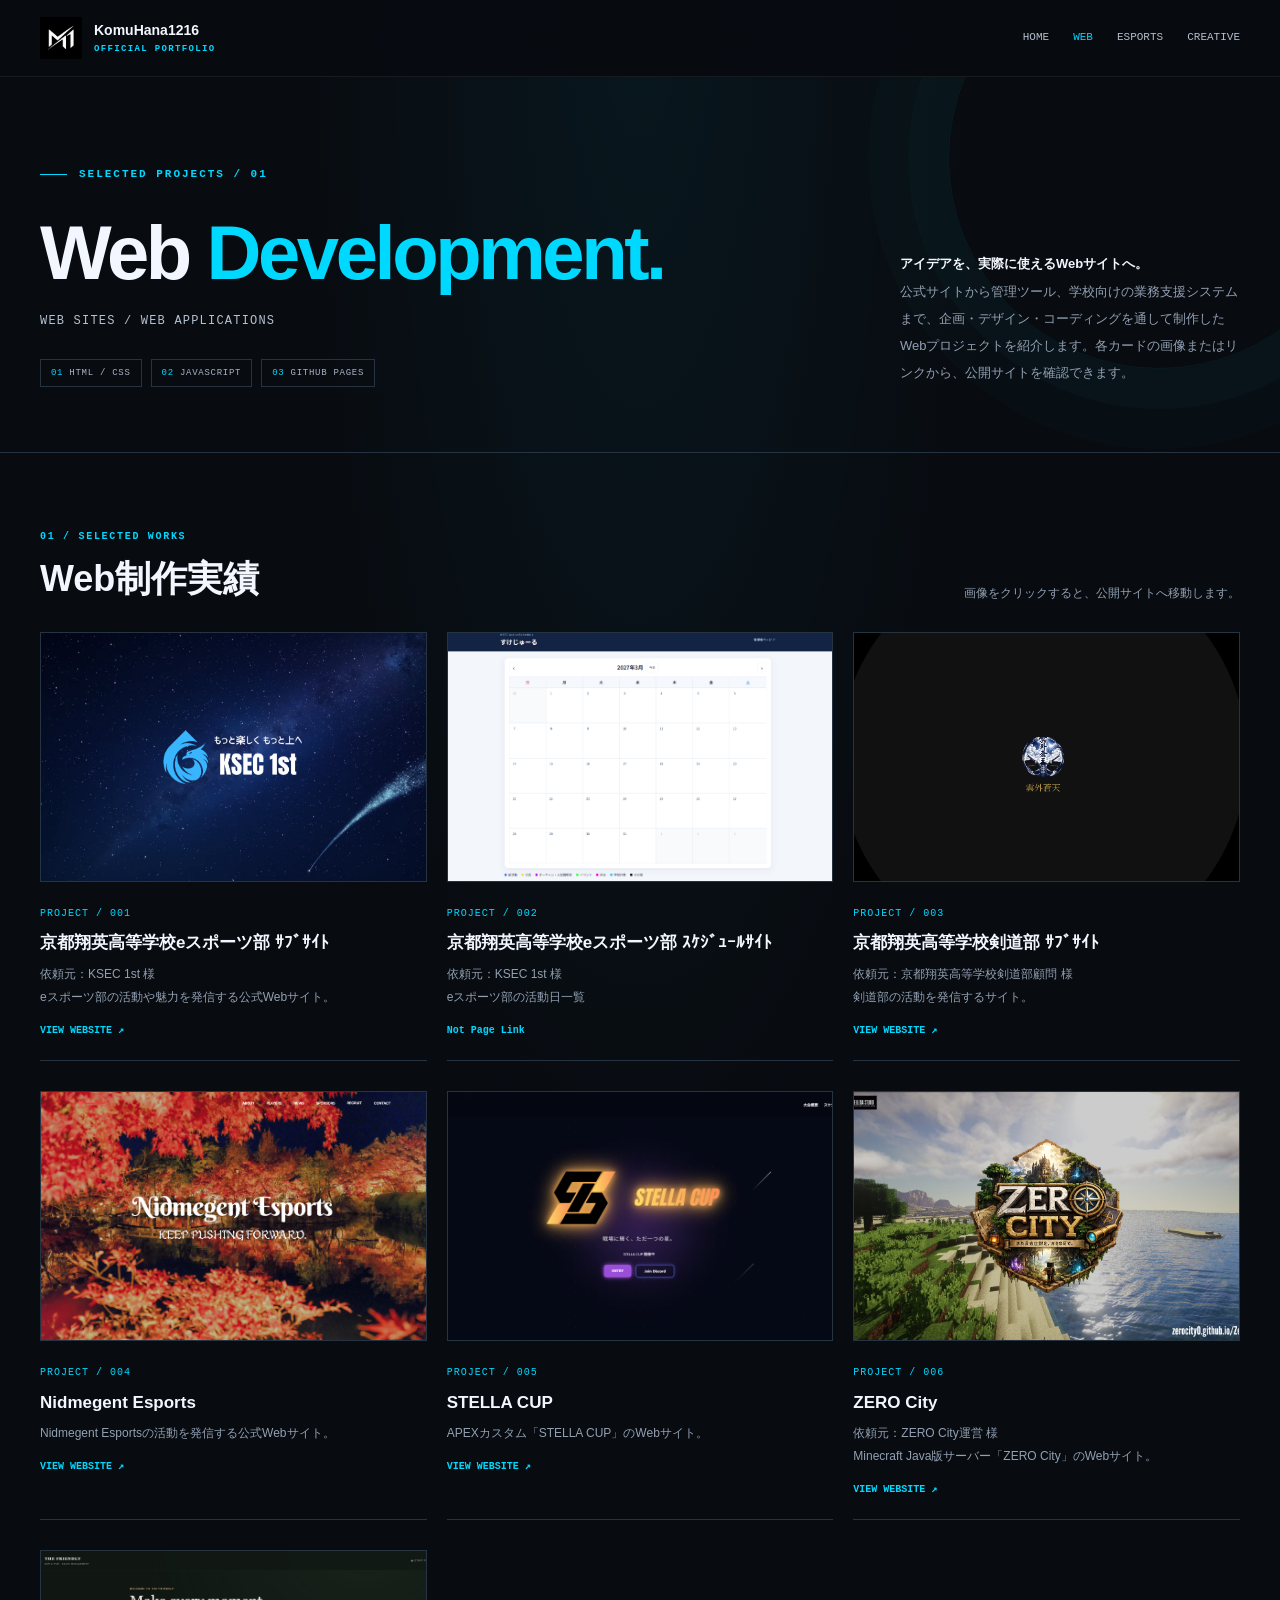
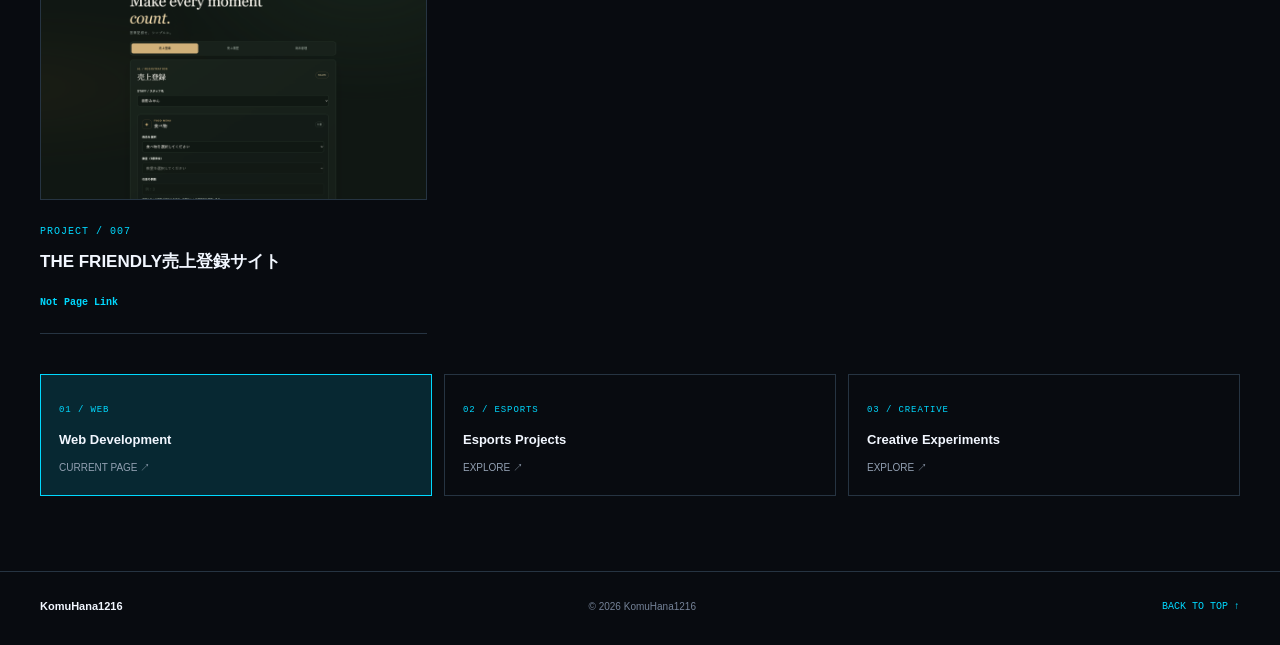
<file: web.html>
<!DOCTYPE html>
<html lang="ja">
<head>
<meta charset="UTF-8">
<meta name="viewport" content="width=device-width, initial-scale=1">
<meta name="theme-color" content="#080b10">
<meta name="description" content="KomuHana//M1yuNのWeb Development実績。WebサイトやWebアプリケーションを紹介します。">
<title>Web Development｜KomuHana1216</title>
<link rel="icon" href="favicon.png" type="image/x-icon">
<link rel="stylesheet" href="subpages.css">
<script src="subpages.js" defer></script>
</head>

<body id="top">

<header class="site-header">
<div class="container header-inner">
<a href="index.html" class="brand" aria-label="トップページへ"><span class="brand-icon"><img src="favicon.png" alt=""></span>
<span class="brand-text">KomuHana1216<small>OFFICIAL PORTFOLIO</small></span></a>
<nav class="header-nav" aria-label="メインナビゲーション">
<a href="index.html">HOME</a>
<a href="web.html" aria-current="page">WEB</a>
<a href="esports.html">ESPORTS</a>
<a href="creative.html">CREATIVE</a>
</nav></div>
</header>

<main id="main">

<section class="page-hero">
<div class="container">
<p class="eyebrow reveal">SELECTED PROJECTS / 01</p>
<div class="hero-layout reveal"><div>
<h1 class="page-title">Web <span class="accent">Development.</span></h1><p class="page-subtitle">WEB SITES / WEB APPLICATIONS</p>
<div class="hero-tags">
<span class="hero-tag"><span>01</span> HTML / CSS</span><span class="hero-tag"><span>02</span> JAVASCRIPT</span><span class="hero-tag"><span>03</span> GITHUB PAGES</span>
</div></div>
<p class="hero-description"><strong>アイデアを、実際に使えるWebサイトへ。</strong><br>公式サイトから管理ツール、学校向けの業務支援システムまで、企画・デザイン・コーディングを通して制作したWebプロジェクトを紹介します。各カードの画像またはリンクから、公開サイトを確認できます。</p>
</div></div></section>
<section class="content-section">
<div class="container"><div class="section-heading reveal"><div><p class="section-kicker">01 / SELECTED WORKS</p><h2 class="section-title">Web制作実績</h2></div><p class="section-description">画像をクリックすると、公開サイトへ移動します。</p></div>
<div class="project-grid">

<!-- 01 -->
<article class="project-card reveal">
<a class="project-image-link" href="https://ksec1st.github.io/esports.unofficial.io/" target="_blank" rel="noopener noreferrer" aria-label="サイトを開く">
<div class="project-image">
<img src="images/ksec001.png" alt="esports-sub" loading="lazy">
</div>
</a>
<div class="project-card-content">
<span class="project-number">PROJECT / 001</span><h3 class="project-title">京都翔英高等学校eスポーツ部 ｻﾌﾞｻｲﾄ</h3><p class="project-description">依頼元：KSEC 1st 様<br>eスポーツ部の活動や魅力を発信する公式Webサイト。</p>
<a class="project-open" href="https://ksec1st.github.io/esports.unofficial.io/" target="_blank" rel="noopener noreferrer">VIEW WEBSITE ↗</a></div>
</article>
<!-- 02 -->
<article class="project-card reveal">
<a class="project-image-link" href="#" rel="noopener noreferrer" aria-label="notpagelink">
<div class="project-image">
<img src="images/schedule.png" alt="schedule" loading="lazy">
</div>
</a>
<div class="project-card-content">
<span class="project-number">PROJECT / 002</span><h3 class="project-title">京都翔英高等学校eスポーツ部 ｽｹｼﾞｭｰﾙｻｲﾄ</h3><p class="project-description">依頼元：KSEC 1st 様<br>eスポーツ部の活動日一覧</p>
<a class="project-open" href="#" rel="noopener noreferrer">Not Page Link</a></div>
</article>
<!-- 03 -->
<article class="project-card reveal">
<a class="project-image-link" href="https://ksec1st.github.io/kendo.unofficial.io/" target="_blank" rel="noopener noreferrer" aria-label="サイトを開く">
<div class="project-image">
<img src="images/kendo.png" alt="esports-sub" loading="lazy">
</div>
</a>
<div class="project-card-content">
<span class="project-number">PROJECT / 003</span><h3 class="project-title">京都翔英高等学校剣道部 ｻﾌﾞｻｲﾄ</h3><p class="project-description">依頼元：京都翔英高等学校剣道部顧問 様<br>剣道部の活動を発信するサイト。</p>
<a class="project-open" href="https://ksec1st.github.io/kendo.unofficial.io/" target="_blank" rel="noopener noreferrer">VIEW WEBSITE ↗</a></div>
</article>
<!-- 04 -->
<article class="project-card reveal">
<a class="project-image-link" href="https://nidmegent.github.io/official/" target="_blank" rel="noopener noreferrer" aria-label="サイトを開く">
<div class="project-image">
<img src="images/nidmegent.png" alt="esports-sub" loading="lazy">
</div>
</a>
<div class="project-card-content">
<span class="project-number">PROJECT / 004</span><h3 class="project-title">Nidmegent Esports</h3><p class="project-description">Nidmegent Esportsの活動を発信する公式Webサイト。</p>
<a class="project-open" href="https://nidmegent.github.io/official/" target="_blank" rel="noopener noreferrer">VIEW WEBSITE ↗</a></div>
</article>
<!-- 05 -->
<article class="project-card reveal">
<a class="project-image-link" href="https://nidmegent.github.io/stellacup.github.io/" target="_blank" rel="noopener noreferrer" aria-label="サイトを開く">
<div class="project-image">
<img src="images/stella.png" alt="esports-sub" loading="lazy">
</div>
</a>
<div class="project-card-content">
<span class="project-number">PROJECT / 005</span><h3 class="project-title">STELLA CUP</h3><p class="project-description">APEXカスタム「STELLA CUP」のWebサイト。</p>
<a class="project-open" href="https://nidmegent.github.io/stellacup.github.io/" target="_blank" rel="noopener noreferrer">VIEW WEBSITE ↗</a></div>
</article>
<!-- 06 -->
<article class="project-card reveal">
<a class="project-image-link" href="https://zerocity0.github.io/ZeroCity/" target="_blank" rel="noopener noreferrer" aria-label="サイトを開く">
<div class="project-image">
<img src="images/zerocity.png" alt="esports-sub" loading="lazy">
</div>
</a>
<div class="project-card-content">
<span class="project-number">PROJECT / 006</span><h3 class="project-title">ZERO City</h3><p class="project-description">依頼元：ZERO City運営 様<br>Minecraft Java版サーバー「ZERO City」のWebサイト。</p>
<a class="project-open" href="https://zerocity0.github.io/ZeroCity/" target="_blank" rel="noopener noreferrer">VIEW WEBSITE ↗</a></div>
</article>
<!-- 07 -->
<article class="project-card reveal">
<a class="project-image-link" href="#" rel="noopener noreferrer" aria-label="notpagelink">
<div class="project-image">
<img src="images/friendly.png" alt="esports-sub" loading="lazy">
</div>
</a>
<div class="project-card-content">
<span class="project-number">PROJECT / 007</span><h3 class="project-title">THE FRIENDLY売上登録サイト</h3><p class="project-description"></p>
<a class="project-open" href="#" rel="noopener noreferrer">Not Page Link</a></div>
</article>

</div>
<nav class="page-navigation reveal" aria-label="関連ページ">
<a class="page-nav-card" href="web.html" aria-current="page"><span class="page-nav-label">01 / WEB</span><h3 class="page-nav-title">Web Development</h3><span class="page-nav-arrow">CURRENT PAGE ↗</span></a>
<a class="page-nav-card" href="esports.html"><span class="page-nav-label">02 / ESPORTS</span><h3 class="page-nav-title">Esports Projects</h3><span class="page-nav-arrow">EXPLORE ↗</span></a>
<a class="page-nav-card" href="creative.html"><span class="page-nav-label">03 / CREATIVE</span><h3 class="page-nav-title">Creative Experiments</h3><span class="page-nav-arrow">EXPLORE ↗</span></a></nav>
</div></section>
</main>

<footer class="site-footer">
<div class="container footer-inner">
<a href="index.html" class="footer-brand">KomuHana1216</a>
<p class="footer-copy">© <span id="copyrightYear"></span> KomuHana1216</p><a href="#top" class="back-top">BACK TO TOP ↑</a></div>
</footer>
</body>
</html>
</file>
<file: style.css>
/* =========================================
   M1yuN Create. | MAIN STYLESHEET
   MONOCHROME / MODERN
========================================= */

:root {
  --black: #111111;
  --dark: #191919;
  --gray: #777777;
  --light-gray: #eeeeee;
  --white: #ffffff;
  --border: #dddddd;

  --font-en: "DM Sans", sans-serif;
  --font-jp: "Noto Sans JP", sans-serif;

  --container: 1240px;
}

* {
  margin: 0;
  padding: 0;
  box-sizing: border-box;
}

html {
  scroll-behavior: smooth;
  scroll-padding-top: 90px;
}

body {
  font-family: var(--font-jp);
  color: var(--black);
  background: var(--white);
  overflow-x: hidden;
  -webkit-font-smoothing: antialiased;
}

body.menu-open {
  overflow: hidden;
}

a {
  color: inherit;
  text-decoration: none;
}

button {
  font: inherit;
}

::selection {
  background: var(--black);
  color: var(--white);
}

/* =========================================
   LOADER
========================================= */

.loader {
  position: fixed;
  inset: 0;
  z-index: 9999;
  background: var(--black);
  color: var(--white);
  display: flex;
  justify-content: center;
  align-items: center;
  transition: opacity 0.7s ease, visibility 0.7s ease;
}

.loader.loaded {
  opacity: 0;
  visibility: hidden;
  pointer-events: none;
}

.loader-inner {
  width: 220px;
  text-align: center;
}

.loader-logo {
  display: block;
  font-family: var(--font-en);
  font-size: 35px;
  font-weight: 800;
  letter-spacing: -2px;
}

.loader-logo span {
  color: #999;
}

.loader-line {
  height: 2px;
  width: 100%;
  background: #444;
  margin: 24px 0 15px;
  overflow: hidden;
}

.loader-line span {
  display: block;
  width: 100%;
  height: 100%;
  background: white;
  transform: translateX(-100%);
  animation: loading 1.2s ease forwards;
}

.loader-inner p {
  font-family: var(--font-en);
  font-size: 9px;
  letter-spacing: 3px;
  color: #999;
}

@keyframes loading {
  to {
    transform: translateX(0);
  }
}

/* =========================================
   HEADER
========================================= */

.header {
  position: fixed;
  top: 0;
  left: 0;
  z-index: 1000;
  width: 100%;
  height: 88px;
  padding: 0 6%;
  display: flex;
  justify-content: space-between;
  align-items: center;
  background: rgba(255,255,255,0.94);
  backdrop-filter: blur(15px);
  border-bottom: 1px solid rgba(0,0,0,0.06);
  transition: height 0.3s ease, box-shadow 0.3s ease;
}

.header.scrolled {
  height: 72px;
  box-shadow: 0 5px 25px rgba(0,0,0,0.04);
}

.logo,
.footer-logo {
  font-family: var(--font-en);
  font-size: 22px;
  font-weight: 800;
  letter-spacing: -1.3px;
  white-space: nowrap;
}

.logo span,
.footer-logo span {
  font-weight: 400;
}

.desktop-nav {
  display: flex;
  align-items: center;
  gap: 34px;
}

.desktop-nav a {
  position: relative;
  font-family: var(--font-en);
  font-size: 10px;
  font-weight: 700;
  letter-spacing: 1.2px;
  color: #555;
  transition: color 0.3s ease;
}

.desktop-nav a::after {
  content: "";
  position: absolute;
  left: 0;
  bottom: -8px;
  width: 0;
  height: 1px;
  background: var(--black);
  transition: width 0.3s ease;
}

.desktop-nav a:hover,
.desktop-nav a.active {
  color: var(--black);
}

.desktop-nav a:hover::after,
.desktop-nav a.active::after {
  width: 100%;
}

.desktop-nav .nav-contact {
  padding: 13px 19px;
  background: var(--black);
  color: white;
}

.desktop-nav .nav-contact::after {
  display: none;
}

.desktop-nav .nav-contact:hover {
  background: #444;
  color: white;
}

.nav-contact span {
  margin-left: 8px;
}

/* =========================================
   MENU BUTTON
========================================= */

.menu-toggle {
  display: none;
  width: 48px;
  height: 48px;
  border: none;
  background: var(--black);
  cursor: pointer;
  position: relative;
  z-index: 1002;
}

.menu-toggle span {
  position: absolute;
  left: 14px;
  width: 20px;
  height: 1px;
  background: white;
  transition: transform 0.3s ease, top 0.3s ease;
}

.menu-toggle span:first-child {
  top: 19px;
}

.menu-toggle span:last-child {
  top: 27px;
}

.menu-toggle.active span:first-child {
  top: 23px;
  transform: rotate(45deg);
}

.menu-toggle.active span:last-child {
  top: 23px;
  transform: rotate(-45deg);
}

/* =========================================
   MOBILE MENU
========================================= */

.mobile-menu {
  position: fixed;
  top: 0;
  right: 0;
  z-index: 1001;
  width: min(440px, 100%);
  height: 100dvh;
  background: var(--black);
  color: white;
  transform: translateX(105%);
  transition: transform 0.5s cubic-bezier(.77,0,.18,1);
  visibility: hidden;
}

.mobile-menu.open {
  transform: translateX(0);
  visibility: visible;
}

.mobile-menu-inner {
  height: 100%;
  padding: 120px 9% 35px;
  display: flex;
  flex-direction: column;
}

.mobile-menu-label {
  font-family: var(--font-en);
  font-size: 10px;
  color: #888;
  letter-spacing: 3px;
  margin-bottom: 35px;
}

.mobile-menu-inner > a {
  display: flex;
  align-items: center;
  gap: 20px;
  padding: 15px 0;
  border-bottom: 1px solid #333;
  font-family: var(--font-en);
  font-size: clamp(24px, 6vw, 32px);
  font-weight: 700;
  letter-spacing: -1px;
}

.mobile-menu-inner > a span {
  font-size: 10px;
  font-weight: 400;
  color: #777;
}

.mobile-menu-inner > a:hover {
  color: #999;
}

.mobile-menu-bottom {
  margin-top: auto;
  display: flex;
  justify-content: space-between;
  gap: 15px;
  font-family: var(--font-en);
  font-size: 9px;
  letter-spacing: 1px;
  color: #888;
}

/* =========================================
   COMMON
========================================= */

.section-padding {
  padding: 125px 8%;
}

.section-label {
  display: flex;
  justify-content: space-between;
  padding-bottom: 20px;
  border-bottom: 1px solid var(--border);
  font-family: var(--font-en);
  font-size: 10px;
  font-weight: 700;
  letter-spacing: 1.5px;
  color: #777;
}

.text-link {
  display: inline-flex;
  align-items: center;
  gap: 25px;
  padding-bottom: 10px;
  border-bottom: 1px solid var(--black);
  font-family: var(--font-en);
  font-size: 10px;
  font-weight: 700;
  letter-spacing: 1.2px;
  transition: gap 0.3s ease;
}

.text-link:hover {
  gap: 38px;
}

.text-link span {
  font-size: 15px;
}

.section-heading {
  display: flex;
  align-items: flex-end;
  justify-content: space-between;
  gap: 30px;
  margin: 65px 0 70px;
}

.section-heading h2 {
  font-family: var(--font-en);
  font-size: clamp(55px, 8vw, 105px);
  line-height: 0.85;
  letter-spacing: -7px;
  font-weight: 800;
}

.section-heading h2 span {
  color: #aaa;
}

.section-heading p {
  font-family: var(--font-en);
  font-size: 12px;
  line-height: 2;
  color: #777;
  padding-bottom: 5px;
}

/* =========================================
   HERO
========================================= */

.hero {
  position: relative;
  min-height: 850px;
  height: 100svh;
  max-height: 1100px;
  padding: 170px 10% 100px;
  display: flex;
  align-items: center;
  overflow: hidden;
}

.hero-background-text {
  position: absolute;
  top: 50%;
  right: -3%;
  transform: translateY(-50%);
  font-family: var(--font-en);
  font-size: clamp(160px, 27vw, 400px);
  font-weight: 800;
  letter-spacing: -0.1em;
  color: #f7f7f7;
  white-space: nowrap;
  pointer-events: none;
  z-index: 0;
}

.hero-content {
  width: 100%;
  max-width: var(--container);
  margin: 0 auto;
  position: relative;
  z-index: 1;
}

.hero-eyebrow {
  display: flex;
  align-items: center;
  gap: 12px;
  font-family: var(--font-en);
  font-size: 10px;
  font-weight: 700;
  letter-spacing: 2px;
  margin-bottom: 40px;
}

.status-dot {
  width: 7px;
  height: 7px;
  background: var(--black);
  border-radius: 50%;
}

.hero-title {
  font-family: var(--font-en);
  font-size: clamp(75px, 12.5vw, 170px);
  line-height: 0.82;
  letter-spacing: -0.09em;
  font-weight: 800;
}

.hero-title span {
  color: #999;
}

.hero-bottom {
  margin-top: 65px;
  display: flex;
  justify-content: space-between;
  align-items: flex-end;
  max-width: 850px;
}

.hero-brand {
  font-family: var(--font-en);
  font-size: 18px;
  font-weight: 700;
  margin-bottom: 12px;
}

.hero-description > p:last-child {
  font-size: 12px;
  line-height: 2.1;
  color: #777;
}

.circle-link {
  width: 135px;
  height: 135px;
  border: 1px solid #ccc;
  border-radius: 50%;
  display: flex;
  flex-direction: column;
  justify-content: center;
  align-items: center;
  gap: 12px;
  font-family: var(--font-en);
  font-size: 9px;
  font-weight: 700;
  letter-spacing: 1px;
  text-align: center;
  transition: background 0.4s ease, color 0.4s ease, transform 0.4s ease;
}

.circle-link:hover {
  background: var(--black);
  color: white;
  transform: rotate(-10deg);
}

.circle-arrow {
  font-size: 22px;
}

.hero-side-text {
  position: absolute;
  right: 3%;
  top: 50%;
  transform: translateY(-50%) rotate(90deg);
  transform-origin: center;
  font-family: var(--font-en);
  font-size: 9px;
  letter-spacing: 3px;
  color: #aaa;
}

.hero-scroll {
  position: absolute;
  bottom: 35px;
  left: 10%;
  display: flex;
  align-items: center;
  gap: 15px;
  font-family: var(--font-en);
  font-size: 9px;
  letter-spacing: 2px;
  color: #777;
}

.scroll-line {
  width: 55px;
  height: 1px;
  background: #bbb;
  position: relative;
  overflow: hidden;
}

.scroll-line::after {
  content: "";
  position: absolute;
  inset: 0;
  background: var(--black);
  animation: scrollMove 2s infinite ease-in-out;
}

@keyframes scrollMove {
  0% { transform: translateX(-100%); }
  100% { transform: translateX(100%); }
}

/* =========================================
   INTRO
========================================= */

.intro {
  background: #f7f7f7;
}

.intro-content {
  display: grid;
  grid-template-columns: 1.3fr 0.7fr;
  gap: 70px;
  align-items: end;
  padding-top: 90px;
}

.intro-heading {
  font-family: var(--font-en);
  font-size: clamp(55px, 8vw, 105px);
  line-height: 0.95;
  font-weight: 800;
  letter-spacing: -6px;
}

.intro-heading span {
  color: #999;
}

.intro-text {
  max-width: 380px;
  padding-bottom: 8px;
}

.intro-text p {
  font-size: 12px;
  line-height: 2.4;
  color: #555;
  margin-bottom: 20px;
}

.intro-text .text-link {
  margin-top: 20px;
}

/* =========================================
   SERVICES
========================================= */

.services {
  background: white;
}

.service-list {
  border-top: 1px solid var(--border);
}

.service-item {
  display: grid;
  grid-template-columns: 70px 1fr 50px;
  align-items: center;
  gap: 25px;
  padding: 35px 10px;
  border-bottom: 1px solid var(--border);
  transition: padding 0.3s ease, background 0.3s ease;
}

.service-item:hover {
  padding-left: 25px;
  padding-right: 25px;
  background: #f8f8f8;
}

.service-number {
  font-family: var(--font-en);
  font-size: 12px;
  color: #999;
}

.service-main h3 {
  font-family: var(--font-en);
  font-size: clamp(19px, 3vw, 28px);
  font-weight: 700;
  letter-spacing: -0.7px;
  margin-bottom: 10px;
}

.service-main p {
  font-size: 11px;
  color: #888;
  line-height: 1.8;
}

.service-arrow {
  font-size: 25px;
  text-align: right;
  transition: transform 0.3s ease;
}

.service-item:hover .service-arrow {
  transform: translate(5px, -5px);
}

.services-footer {
  display: flex;
  justify-content: space-between;
  align-items: center;
  margin-top: 35px;
  gap: 20px;
}

.services-footer > span {
  font-family: var(--font-en);
  font-size: 9px;
  letter-spacing: 2px;
  color: #aaa;
}

/* =========================================
   WORKS
========================================= */

.works {
  background: #f7f7f7;
}

.works-grid {
  display: grid;
  grid-template-columns: repeat(2, minmax(0, 1fr));
  column-gap: 35px;
  row-gap: 65px;
}

.work-card {
  display: block;
  min-width: 0;
}

.work-image {
  position: relative;
  aspect-ratio: 1.35 / 1;
  overflow: hidden;
  display: flex;
  justify-content: center;
  align-items: center;
  color: white;
}

.work-image-one {
  background: #151515;
}

.work-image-two {
  background: #dedbd2;
  color: #191919;
}

.work-image-three {
  background: #152019;
}

.work-image-four {
  background: #172336;
}

.work-image-inner {
  width: 100%;
  height: 100%;
  display: flex;
  flex-direction: column;
  justify-content: center;
  align-items: center;
  transition: transform 0.6s cubic-bezier(.2,.8,.2,1);
}

.work-card:hover .work-image-inner {
  transform: scale(1.08);
}

.work-symbol {
  font-family: var(--font-en);
  font-size: clamp(65px, 10vw, 125px);
  font-weight: 800;
  letter-spacing: -10px;
}

.work-image-caption {
  font-family: var(--font-en);
  font-size: 10px;
  letter-spacing: 4px;
  font-weight: 700;
  margin-top: 10px;
}

.work-category {
  position: absolute;
  bottom: 20px;
  left: 20px;
  font-family: var(--font-en);
  font-size: 9px;
  letter-spacing: 1.5px;
  color: rgba(255,255,255,0.65);
}

.work-image-two .work-category {
  color: #555;
}

.work-info {
  display: flex;
  justify-content: space-between;
  align-items: center;
  padding-top: 20px;
}

.work-info h3 {
  font-family: var(--font-en);
  font-size: 19px;
  font-weight: 700;
}

.work-info p {
  font-size: 10px;
  color: #888;
  margin-top: 7px;
}

.work-arrow {
  font-size: 24px;
  transition: transform 0.3s ease;
}

.work-card:hover .work-arrow {
  transform: translate(5px, -5px);
}

.works-footer {
  margin-top: 90px;
  text-align: center;
}

.large-link {
  display: inline-flex;
  align-items: center;
  gap: 40px;
  padding: 22px 0;
  border-bottom: 1px solid var(--black);
  font-family: var(--font-en);
  font-size: 13px;
  font-weight: 700;
  letter-spacing: 1.5px;
  transition: gap 0.3s ease;
}

.large-link:hover {
  gap: 60px;
}

.large-link span {
  font-size: 22px;
}

/* =========================================
   PHILOSOPHY
========================================= */

.philosophy {
  position: relative;
  min-height: 720px;
  padding: 140px 10%;
  background: var(--black);
  color: white;
  overflow: hidden;
  display: flex;
  align-items: center;
}

.philosophy-bg {
  position: absolute;
  right: -5%;
  bottom: -20%;
  font-family: var(--font-en);
  font-size: clamp(150px, 30vw, 450px);
  font-weight: 800;
  letter-spacing: -0.1em;
  color: #1b1b1b;
  white-space: nowrap;
}

.philosophy-content {
  position: relative;
  z-index: 1;
}

.philosophy-label {
  display: block;
  font-family: var(--font-en);
  font-size: 10px;
  letter-spacing: 3px;
  color: #999;
  margin-bottom: 45px;
}

.philosophy h2 {
  font-family: var(--font-en);
  font-size: clamp(65px, 10vw, 130px);
  line-height: 0.9;
  font-weight: 800;
  letter-spacing: -7px;
}

.philosophy h2 span {
  color: #666;
}

.philosophy-content > p {
  margin-top: 45px;
  font-size: 12px;
  line-height: 2.5;
  color: #aaa;
}

/* =========================================
   ABOUT PREVIEW
========================================= */

.about-preview {
  background: white;
}

.about-preview-content {
  display: grid;
  grid-template-columns: 1.2fr 0.8fr;
  gap: 70px;
  align-items: end;
  padding-top: 85px;
}

.about-monogram {
  display: inline-flex;
  justify-content: center;
  align-items: center;
  width: 95px;
  height: 95px;
  border: 1px solid var(--black);
  border-radius: 50%;
  font-family: var(--font-en);
  font-size: 48px;
  font-weight: 800;
  letter-spacing: -4px;
  margin-bottom: 40px;
}

.about-preview-heading h2 {
  font-family: var(--font-en);
  font-size: clamp(48px, 7vw, 90px);
  font-weight: 800;
  line-height: 0.9;
  letter-spacing: -5px;
}

.about-preview-heading h2 span {
  color: #999;
}

.about-small-title {
  font-family: var(--font-en);
  font-size: 10px;
  font-weight: 700;
  letter-spacing: 2px;
  margin-bottom: 25px;
}

.about-preview-text > p:not(.about-small-title) {
  font-size: 12px;
  color: #666;
  line-height: 2.4;
  margin-bottom: 22px;
}

.about-preview-text .text-link {
  margin-top: 15px;
}

/* =========================================
   CONTACT
========================================= */

.contact-section {
  position: relative;
  background: #f1f1f1;
  min-height: 650px;
  padding: 130px 10%;
  overflow: hidden;
  display: flex;
  align-items: center;
}

.contact-inner {
  position: relative;
  z-index: 1;
}

.contact-label {
  font-family: var(--font-en);
  font-size: 10px;
  letter-spacing: 3px;
  font-weight: 700;
  color: #888;
}

.contact-section h2 {
  font-family: var(--font-en);
  font-size: clamp(85px, 13vw, 170px);
  line-height: 0.85;
  letter-spacing: -9px;
  font-weight: 800;
  margin-top: 45px;
}

.contact-section h2 span {
  color: #999;
}

.contact-inner > p {
  margin-top: 40px;
  font-size: 12px;
  line-height: 2.3;
  color: #666;
}

.contact-button {
  margin-top: 35px;
  display: inline-flex;
  align-items: center;
  justify-content: space-between;
  gap: 55px;
  padding: 20px 28px;
  background: var(--black);
  color: white;
  font-family: var(--font-en);
  font-size: 11px;
  font-weight: 700;
  letter-spacing: 1.5px;
  transition: background 0.3s ease, gap 0.3s ease;
}

.contact-button:hover {
  background: #444;
  gap: 75px;
}

.contact-button span {
  font-size: 19px;
}

.contact-bg-text {
  position: absolute;
  right: -5%;
  bottom: -12%;
  font-family: var(--font-en);
  font-size: clamp(150px, 25vw, 350px);
  font-weight: 800;
  letter-spacing: -0.1em;
  color: #e9e9e9;
}

/* =========================================
   FOOTER
========================================= */

.footer {
  padding: 65px 8% 25px;
  background: var(--black);
  color: white;
}

.footer-top {
  display: flex;
  justify-content: space-between;
  align-items: center;
  padding-bottom: 45px;
  border-bottom: 1px solid #333;
}

.footer-logo {
  font-size: 30px;
}

.footer-tagline {
  font-family: var(--font-en);
  font-size: 10px;
  letter-spacing: 2px;
  color: #888;
}

.footer-middle {
  display: flex;
  justify-content: space-between;
  align-items: center;
  gap: 30px;
  padding: 35px 0;
}

.footer-links {
  display: flex;
  flex-wrap: wrap;
  gap: 25px;
}

.footer-links a,
.back-top {
  font-family: var(--font-en);
  font-size: 9px;
  font-weight: 700;
  letter-spacing: 1.2px;
  color: #aaa;
  transition: color 0.3s ease;
}

.footer-links a:hover,
.back-top:hover {
  color: white;
}

.footer-bottom {
  display: flex;
  justify-content: space-between;
  gap: 20px;
  padding-top: 25px;
  border-top: 1px solid #333;
  font-family: var(--font-en);
  font-size: 9px;
  letter-spacing: 1px;
  color: #777;
}

/* =========================================
   SCROLL ANIMATION
========================================= */

.reveal {
  opacity: 0;
  transform: translateY(35px);
  transition: opacity 0.8s ease, transform 0.8s cubic-bezier(.2,.7,.2,1);
}

.reveal.is-visible {
  opacity: 1;
  transform: translateY(0);
}

/* =========================================
   RESPONSIVE
========================================= */

@media (max-width: 1050px) {
  .desktop-nav {
    gap: 19px;
  }

  .desktop-nav a {
    font-size: 9px;
  }

  .section-padding {
    padding-left: 6%;
    padding-right: 6%;
  }

  .hero {
    padding-left: 7%;
    padding-right: 7%;
  }

  .intro-content,
  .about-preview-content {
    gap: 40px;
  }
}

@media (max-width: 800px) {
  .header {
    height: 75px;
    padding: 0 5%;
  }

  .header.scrolled {
    height: 68px;
  }

  .desktop-nav {
    display: none;
  }

  .menu-toggle {
    display: block;
  }

  .hero {
    min-height: 720px;
    height: 100svh;
    max-height: 900px;
    padding: 145px 7% 100px;
  }

  .hero-title {
    font-size: clamp(72px, 14vw, 115px);
  }

  .hero-side-text {
    display: none;
  }

  .hero-background-text {
    font-size: 30vw;
  }

  .intro-content,
  .about-preview-content {
    grid-template-columns: 1fr;
    gap: 45px;
  }

  .intro-text,
  .about-preview-text {
    max-width: 550px;
  }

  .section-heading {
    margin: 50px 0;
  }

  .section-heading h2 {
    font-size: clamp(55px, 10vw, 80px);
  }

  .philosophy {
    min-height: 600px;
  }

  .footer-middle {
    align-items: flex-start;
    flex-direction: column;
  }
}

@media (max-width: 560px) {
  .section-padding {
    padding: 85px 6%;
  }

  .section-label {
    font-size: 8px;
    letter-spacing: 1px;
  }

  .hero {
    min-height: 690px;
    padding: 130px 6% 100px;
  }

  .hero-eyebrow {
    font-size: 8px;
    letter-spacing: 1.3px;
    margin-bottom: 35px;
  }

  .hero-title {
    font-size: clamp(62px, 15vw, 85px);
    letter-spacing: -0.09em;
  }

  .hero-bottom {
    margin-top: 55px;
    align-items: flex-start;
  }

  .hero-brand {
    font-size: 15px;
  }

  .hero-description > p:last-child {
    font-size: 10px;
  }

  .circle-link {
    width: 95px;
    height: 95px;
    flex-shrink: 0;
    font-size: 7px;
    gap: 6px;
  }

  .circle-arrow {
    font-size: 17px;
  }

  .hero-scroll {
    left: 6%;
    bottom: 30px;
    font-size: 8px;
  }

  .intro-content,
  .about-preview-content {
    padding-top: 55px;
  }

  .intro-heading {
    font-size: clamp(48px, 11vw, 70px);
    letter-spacing: -4px;
  }

  .section-heading {
    flex-direction: column;
    align-items: flex-start;
    gap: 25px;
    margin: 50px 0 45px;
  }

  .section-heading h2 {
    font-size: 68px;
    letter-spacing: -5px;
  }

  .service-item {
    grid-template-columns: 30px 1fr 25px;
    gap: 12px;
    padding: 28px 0;
  }

  .service-main h3 {
    font-size: 17px;
  }

  .service-main p {
    font-size: 10px;
  }

  .service-item:hover {
    padding-left: 8px;
    padding-right: 8px;
  }

  .services-footer {
    align-items: flex-start;
    flex-direction: column;
    gap: 25px;
  }

  .works-grid {
    grid-template-columns: 1fr;
    row-gap: 40px;
  }

  .work-image {
    aspect-ratio: 1.25 / 1;
  }

  .work-symbol {
    font-size: 95px;
  }

  .works-footer {
    margin-top: 60px;
  }

  .large-link {
    font-size: 11px;
  }

  .philosophy {
    min-height: 570px;
    padding: 100px 7%;
  }

  .philosophy h2 {
    font-size: clamp(65px, 14vw, 90px);
    letter-spacing: -5px;
  }

  .philosophy-content > p {
    font-size: 11px;
  }

  .about-monogram {
    width: 75px;
    height: 75px;
    font-size: 38px;
    margin-bottom: 30px;
  }

  .about-preview-heading h2 {
    font-size: 57px;
    letter-spacing: -4px;
  }

  .contact-section {
    min-height: 570px;
    padding: 100px 7%;
  }

  .contact-section h2 {
    font-size: clamp(78px, 16vw, 110px);
    letter-spacing: -6px;
  }

  .contact-button {
    padding: 18px 22px;
  }

  .footer {
    padding: 50px 6% 22px;
  }

  .footer-top {
    align-items: flex-start;
    flex-direction: column;
    gap: 15px;
  }

  .footer-logo {
    font-size: 25px;
  }

  .footer-links {
    gap: 20px;
  }

  .footer-bottom {
    flex-direction: column;
    font-size: 8px;
    line-height: 1.8;
  }
}

/* =========================================
   REDUCED MOTION
========================================= */

@media (prefers-reduced-motion: reduce) {
  *,
  *::before,
  *::after {
    scroll-behavior: auto !important;
    animation-duration: 0.01ms !important;
    animation-iteration-count: 1 !important;
    transition-duration: 0.01ms !important;
  }
</file>
<file: subpages.css>
/* ==========================================
   KomuHana//M1yuN | SUBPAGES
   BLACK × NEON BLUE
========================================== */

:root {
  --bg: #080b10;
  --panel: #101721;
  --panel-light: #131d29;
  --line: #263442;
  --text: #f2f7ff;
  --muted: #92a0b2;
  --blue: #00d9ff;
  --blue-glow: rgba(0, 217, 255, 0.14);
  --max-width: 1200px;
}

* {
  box-sizing: border-box;
  margin: 0;
  padding: 0;
}

html {
  scroll-behavior: smooth;
  scroll-padding-top: 100px;
}

body {
  min-height: 100vh;
  overflow-x: hidden;
  background:
    radial-gradient(ellipse at 50% 0%, rgba(0,217,255,.06), transparent 40%),
    var(--bg);
  color: var(--text);
  font-family: "Inter", "Noto Sans JP", "Yu Gothic", Meiryo, sans-serif;
  line-height: 1.8;
}

a {
  color: inherit;
  text-decoration: none;
}

img {
  display: block;
  max-width: 100%;
}

button {
  font: inherit;
}

.container {
  width: min(var(--max-width), calc(100% - 48px));
  margin-inline: auto;
}

/* HEADER */

.site-header {
  position: sticky;
  top: 0;
  z-index: 100;
  border-bottom: 1px solid rgba(255,255,255,.07);
  background: rgba(8,11,16,.9);
  backdrop-filter: blur(16px);
}

.header-inner {
  min-height: 76px;
  display: flex;
  align-items: center;
  justify-content: space-between;
  gap: 24px;
}

.brand {
  display: inline-flex;
  align-items: center;
  gap: 12px;
  min-width: 0;
}

.brand-icon {
  width: 42px;
  height: 42px;
  flex-shrink: 0;
}

.brand-icon img {
  width: 100%;
  height: 100%;
  object-fit: contain;
}

.brand-text {
  font-size: 14px;
  font-weight: 800;
  line-height: 1.35;
}

.brand-text small {
  display: block;
  margin-top: 3px;
  color: var(--blue);
  font-family: monospace;
  font-size: 9px;
  letter-spacing: .15em;
}

.header-nav {
  display: flex;
  align-items: center;
  flex-wrap: wrap;
  gap: 24px;
}

.header-nav a {
  color: #b2bfce;
  font-family: monospace;
  font-size: 11px;
  transition: color .2s;
}

.header-nav a:hover,
.header-nav a[aria-current="page"] {
  color: var(--blue);
}

.header-nav .nav-cta {
  border: 1px solid rgba(0,217,255,.5);
  padding: 7px 12px;
  color: var(--blue);
}

/* HERO */

.page-hero {
  position: relative;
  overflow: hidden;
  padding: 88px 0 65px;
  border-bottom: 1px solid var(--line);
}

.page-hero::after {
  position: absolute;
  top: -130px;
  right: -90px;
  width: 420px;
  height: 420px;
  border: 1px solid rgba(0,217,255,.08);
  border-radius: 50%;
  box-shadow:
    0 0 0 40px rgba(0,217,255,.018),
    0 0 0 80px rgba(0,217,255,.014);
  content: "";
  pointer-events: none;
}

.eyebrow {
  position: relative;
  z-index: 1;
  display: flex;
  align-items: center;
  gap: 12px;
  color: var(--blue);
  font-family: monospace;
  font-size: 11px;
  font-weight: 700;
  letter-spacing: .18em;
}

.eyebrow::before {
  width: 27px;
  height: 1px;
  background: var(--blue);
  content: "";
}

.hero-layout {
  position: relative;
  z-index: 1;
  display: grid;
  grid-template-columns: minmax(0, 1fr) minmax(230px, 340px);
  align-items: end;
  gap: 40px;
  margin-top: 22px;
}

.page-title {
  font-size: clamp(42px, 7vw, 76px);
  font-weight: 900;
  line-height: 1.2;
  letter-spacing: -.045em;
  overflow-wrap: anywhere;
}

.page-title .accent {
  color: var(--blue);
}

.page-subtitle {
  margin-top: 13px;
  color: #b5c2d1;
  font-family: monospace;
  font-size: 12px;
  letter-spacing: .1em;
}

.hero-description {
  max-width: 420px;
  color: var(--muted);
  font-size: 13px;
  line-height: 2.1;
}

.hero-description strong {
  color: var(--text);
}

.hero-tags {
  display: flex;
  flex-wrap: wrap;
  gap: 9px;
  margin-top: 26px;
}

.hero-tag {
  border: 1px solid var(--line);
  padding: 5px 10px;
  color: #a7b5c6;
  font-family: monospace;
  font-size: 9px;
  letter-spacing: .08em;
}

.hero-tag span {
  color: var(--blue);
}

/* SECTION */

.content-section {
  padding: 75px 0;
}

.section-heading {
  display: flex;
  align-items: end;
  justify-content: space-between;
  gap: 20px;
  margin-bottom: 28px;
}

.section-kicker {
  color: var(--blue);
  font-family: monospace;
  font-size: 10px;
  font-weight: 700;
  letter-spacing: .17em;
}

.section-title {
  margin-top: 8px;
  font-size: clamp(25px, 4vw, 36px);
  font-weight: 900;
  line-height: 1.4;
}

.section-description {
  max-width: 430px;
  color: var(--muted);
  font-size: 12px;
}

/* WEB PROJECT GRID */

.project-grid {
  display: grid;
  grid-template-columns: repeat(3, minmax(0, 1fr));
  gap: 30px 20px;
}

.project-card {
  min-width: 0;
  border-bottom: 1px solid var(--line);
  padding-bottom: 18px;
  transition: transform .25s;
}

.project-card:hover {
  transform: translateY(-4px);
}

.project-image-link {
  display: block;
  overflow: hidden;
  border: 1px solid var(--line);
  background: var(--panel);
  aspect-ratio: 1.55 / 1;
}

.project-image {
  position: relative;
  display: grid;
  width: 100%;
  height: 100%;
  overflow: hidden;
  place-items: center;
  isolation: isolate;
  background:
    radial-gradient(ellipse at 50% 45%, rgba(0,217,255,.16), transparent 65%),
    repeating-linear-gradient(0deg, transparent 0 24px, rgba(255,255,255,.035) 25px),
    repeating-linear-gradient(90deg, transparent 0 24px, rgba(255,255,255,.035) 25px),
    #0b1119;
  transition: transform .45s;
}

.project-image-link:hover .project-image {
  transform: scale(1.04);
}

.project-image-inner {
  padding: 20px;
  text-align: center;
}

.project-symbol {
  display: block;
  margin-bottom: 8px;
  color: var(--blue);
  font-size: 28px;
  text-shadow: 0 0 25px rgba(0,217,255,.4);
}

.project-image-label {
  display: block;
  margin-bottom: 8px;
  color: var(--blue);
  font-family: monospace;
  font-size: 9px;
  letter-spacing: .2em;
}

.project-image-title {
  display: block;
  font-size: clamp(17px, 2.2vw, 25px);
  font-weight: 900;
  line-height: 1.3;
  overflow-wrap: anywhere;
}

.project-image-subtitle {
  display: block;
  margin-top: 8px;
  color: var(--muted);
  font-family: monospace;
  font-size: 9px;
  letter-spacing: .12em;
}

.project-image img {
  position: absolute;
  inset: 0;
  width: 100%;
  height: 100%;
  object-fit: cover;
}

.project-card-content {
  padding-top: 15px;
}

.project-number {
  color: var(--blue);
  font-family: monospace;
  font-size: 10px;
  letter-spacing: .1em;
}

.project-title {
  margin-top: 5px;
  font-size: 17px;
  font-weight: 800;
  line-height: 1.5;
}

.project-description {
  margin-top: 7px;
  color: var(--muted);
  font-size: 12px;
  line-height: 1.9;
}

.project-open {
  display: inline-flex;
  align-items: center;
  gap: 8px;
  margin-top: 13px;
  color: var(--blue);
  font-family: monospace;
  font-size: 10px;
  font-weight: 700;
}

.project-open:hover {
  text-decoration: underline;
  text-underline-offset: 5px;
}

/* ACTIVITY CARDS */

.activity-grid {
  display: grid;
  grid-template-columns: repeat(2, minmax(0, 1fr));
  gap: 16px;
}

.activity-card {
  position: relative;
  display: grid;
  grid-template-columns: 58px minmax(0, 1fr);
  gap: 18px;
  border: 1px solid var(--line);
  padding: 24px;
  background: linear-gradient(145deg, rgba(16,23,33,.95), rgba(8,11,16,.8));
  transition:
    border-color .25s,
    background .25s,
    transform .25s;
}

.activity-card:hover {
  transform: translateY(-3px);
  border-color: rgba(0,217,255,.55);
  background: linear-gradient(145deg, rgba(16,31,43,.98), rgba(8,11,16,.9));
}

.activity-icon {
  display: grid;
  width: 58px;
  height: 58px;
  place-items: center;
  border: 1px solid rgba(0,217,255,.35);
  background: var(--blue-glow);
  color: var(--blue);
  font-size: 25px;
}

.activity-number {
  color: var(--blue);
  font-family: monospace;
  font-size: 9px;
  letter-spacing: .14em;
}

.activity-title {
  margin-top: 5px;
  font-size: 17px;
  font-weight: 800;
}

.activity-text {
  margin-top: 8px;
  color: var(--muted);
  font-size: 12px;
  line-height: 1.9;
}

.activity-tags {
  display: flex;
  flex-wrap: wrap;
  gap: 6px;
  margin-top: 13px;
}

.activity-tags span {
  border: 1px solid var(--line);
  padding: 3px 7px;
  color: #a5b4c5;
  font-family: monospace;
  font-size: 9px;
}

/* CREATIVE TIMELINE */

.timeline {
  position: relative;
  display: grid;
  gap: 0;
}

.timeline-item {
  position: relative;
  display: grid;
  grid-template-columns: 150px minmax(0, 1fr);
  gap: 25px;
  padding: 0 0 38px;
}

.timeline-item:not(:last-child)::before {
  position: absolute;
  top: 15px;
  bottom: 0;
  left: 6px;
  width: 1px;
  background: linear-gradient(var(--blue), var(--line));
  content: "";
}

.timeline-marker {
  position: relative;
  z-index: 1;
  display: flex;
  align-items: center;
  gap: 12px;
  color: var(--blue);
  font-family: monospace;
  font-size: 11px;
  font-weight: 700;
  letter-spacing: .1em;
}

.timeline-marker::before {
  width: 13px;
  height: 13px;
  flex-shrink: 0;
  border: 2px solid var(--blue);
  border-radius: 50%;
  background: var(--bg);
  box-shadow: 0 0 14px rgba(0,217,255,.25);
  content: "";
}

.timeline-content {
  border-bottom: 1px solid var(--line);
  padding: 0 0 24px;
}

.timeline-title {
  font-size: 20px;
  font-weight: 800;
}

.timeline-text {
  margin-top: 8px;
  color: var(--muted);
  font-size: 13px;
  line-height: 2;
}

/* FUTURE PLANS */

.future-panel {
  position: relative;
  overflow: hidden;
  border: 1px solid rgba(0,217,255,.3);
  padding: clamp(25px, 5vw, 48px);
  background:
    radial-gradient(ellipse at 100% 0%, rgba(0,217,255,.1), transparent 50%),
    var(--panel);
}

.future-panel::after {
  position: absolute;
  right: -40px;
  bottom: -100px;
  width: 240px;
  height: 240px;
  border: 1px solid rgba(0,217,255,.14);
  border-radius: 50%;
  box-shadow: 0 0 0 30px rgba(0,217,255,.025);
  content: "";
  pointer-events: none;
}

.future-label {
  color: var(--blue);
  font-family: monospace;
  font-size: 10px;
  font-weight: 700;
  letter-spacing: .2em;
}

.future-title {
  position: relative;
  z-index: 1;
  margin-top: 12px;
  font-size: clamp(28px, 5vw, 46px);
  font-weight: 900;
  line-height: 1.4;
}

.future-description {
  position: relative;
  z-index: 1;
  max-width: 700px;
  margin-top: 15px;
  color: var(--muted);
  font-size: 13px;
  line-height: 2;
}

.future-grid {
  position: relative;
  z-index: 1;
  display: grid;
  grid-template-columns: repeat(3, minmax(0, 1fr));
  gap: 14px;
  margin-top: 30px;
}

.future-item {
  border-top: 1px solid rgba(0,217,255,.4);
  padding-top: 16px;
}

.future-item span {
  color: var(--blue);
  font-family: monospace;
  font-size: 10px;
}

.future-item h3 {
  margin-top: 7px;
  font-size: 14px;
}

.future-item p {
  margin-top: 6px;
  color: var(--muted);
  font-size: 11px;
  line-height: 1.9;
}

/* PAGE NAVIGATION */

.page-navigation {
  display: grid;
  grid-template-columns: repeat(3, minmax(0, 1fr));
  gap: 12px;
  margin-top: 40px;
}

.page-nav-card {
  display: block;
  border: 1px solid var(--line);
  padding: 18px;
  transition:
    border-color .25s,
    background .25s;
}

.page-nav-card:hover,
.page-nav-card[aria-current="page"] {
  border-color: var(--blue);
  background: var(--blue-glow);
}

.page-nav-label {
  color: var(--blue);
  font-family: monospace;
  font-size: 9px;
  letter-spacing: .1em;
}

.page-nav-title {
  margin-top: 6px;
  font-size: 13px;
  font-weight: 800;
}

.page-nav-arrow {
  display: block;
  margin-top: 8px;
  color: var(--muted);
  font-size: 10px;
}

/* FOOTER */

.site-footer {
  border-top: 1px solid var(--line);
  padding: 25px 0;
}

.footer-inner {
  display: flex;
  align-items: center;
  justify-content: space-between;
  gap: 20px;
}

.footer-brand {
  font-size: 11px;
  font-weight: 800;
}

.footer-brand span {
  color: var(--blue);
}

.footer-copy {
  color: #758398;
  font-size: 10px;
}

.back-top {
  color: var(--blue);
  font-family: monospace;
  font-size: 10px;
}

/* REVEAL */

.reveal {
  opacity: 0;
  transform: translateY(18px);
  transition:
    opacity .65s ease,
    transform .65s ease;
}

.reveal.is-visible {
  opacity: 1;
  transform: translateY(0);
}

.skip-link {
  position: fixed;
  z-index: 1000;
  top: 10px;
  left: 10px;
  transform: translateY(-150%);
  padding: 10px 15px;
  background: var(--blue);
  color: #05080c;
}

.skip-link:focus {
  transform: translateY(0);
}

a:focus-visible {
  outline: 2px solid var(--blue);
  outline-offset: 4px;
}

/* TABLET */

@media (max-width: 900px) {
  .project-grid {
    grid-template-columns: repeat(2, minmax(0, 1fr));
  }

  .hero-layout {
    grid-template-columns: 1fr;
    gap: 22px;
  }

  .hero-description {
    max-width: 650px;
  }
}

/* MOBILE */

@media (max-width: 600px) {
  .container {
    width: calc(100% - 32px);
  }

  .header-inner {
    min-height: 68px;
    gap: 10px;
  }

  .brand {
    gap: 7px;
  }

  .brand-icon {
    width: 34px;
    height: 34px;
  }

  .brand-text {
    font-size: 11px;
  }

  .brand-text small {
    font-size: 7px;
  }

  .header-nav {
    justify-content: flex-end;
    gap: 10px;
  }

  .header-nav a {
    font-size: 9px;
  }

  .header-nav .nav-cta {
    padding: 5px 7px;
  }

  .page-hero {
    padding: 60px 0 45px;
  }

  .page-title {
    font-size: clamp(37px, 10vw, 58px);
  }

  .content-section {
    padding: 52px 0;
  }

  .section-heading {
    align-items: flex-start;
    flex-direction: column;
  }

  .project-grid {
    gap: 23px 12px;
  }

  .project-image-link {
    aspect-ratio: 1.2 / 1;
  }

  .project-image-inner {
    padding: 8px;
  }

  .project-image-title {
    font-size: 16px;
  }

  .project-image-label,
  .project-image-subtitle {
    font-size: 7px;
  }

  .project-title {
    font-size: 13px;
  }

  .project-description {
    font-size: 10px;
  }

  .project-open {
    font-size: 9px;
  }

  .activity-grid {
    grid-template-columns: 1fr;
  }

  .activity-card {
    grid-template-columns: 45px minmax(0, 1fr);
    gap: 13px;
    padding: 17px;
  }

  .activity-icon {
    width: 45px;
    height: 45px;
    font-size: 21px;
  }

  .activity-title {
    font-size: 15px;
  }

  .timeline-item {
    grid-template-columns: 1fr;
    gap: 12px;
    padding-bottom: 25px;
  }

  .timeline-item:not(:last-child)::before {
    top: 12px;
    left: 6px;
  }

  .timeline-marker {
    font-size: 10px;
  }

  .timeline-content {
    padding-left: 25px;
  }

  .timeline-title {
    font-size: 17px;
  }

  .timeline-text {
    font-size: 12px;
  }

  .future-grid {
    grid-template-columns: 1fr;
    gap: 20px;
  }

  .page-navigation {
    grid-template-columns: 1fr;
  }

  .footer-inner {
    flex-wrap: wrap;
  }

  .footer-copy {
    order: 3;
    width: 100%;
  }
}

@media (prefers-reduced-motion: reduce) {
  *,
  *::before,
  *::after {
    scroll-behavior: auto !important;
    animation-duration: .01ms !important;
    transition-duration: .01ms !important;
  }
  .reveal {
    opacity: 1;
    transform: none;
  }
}
</file>
